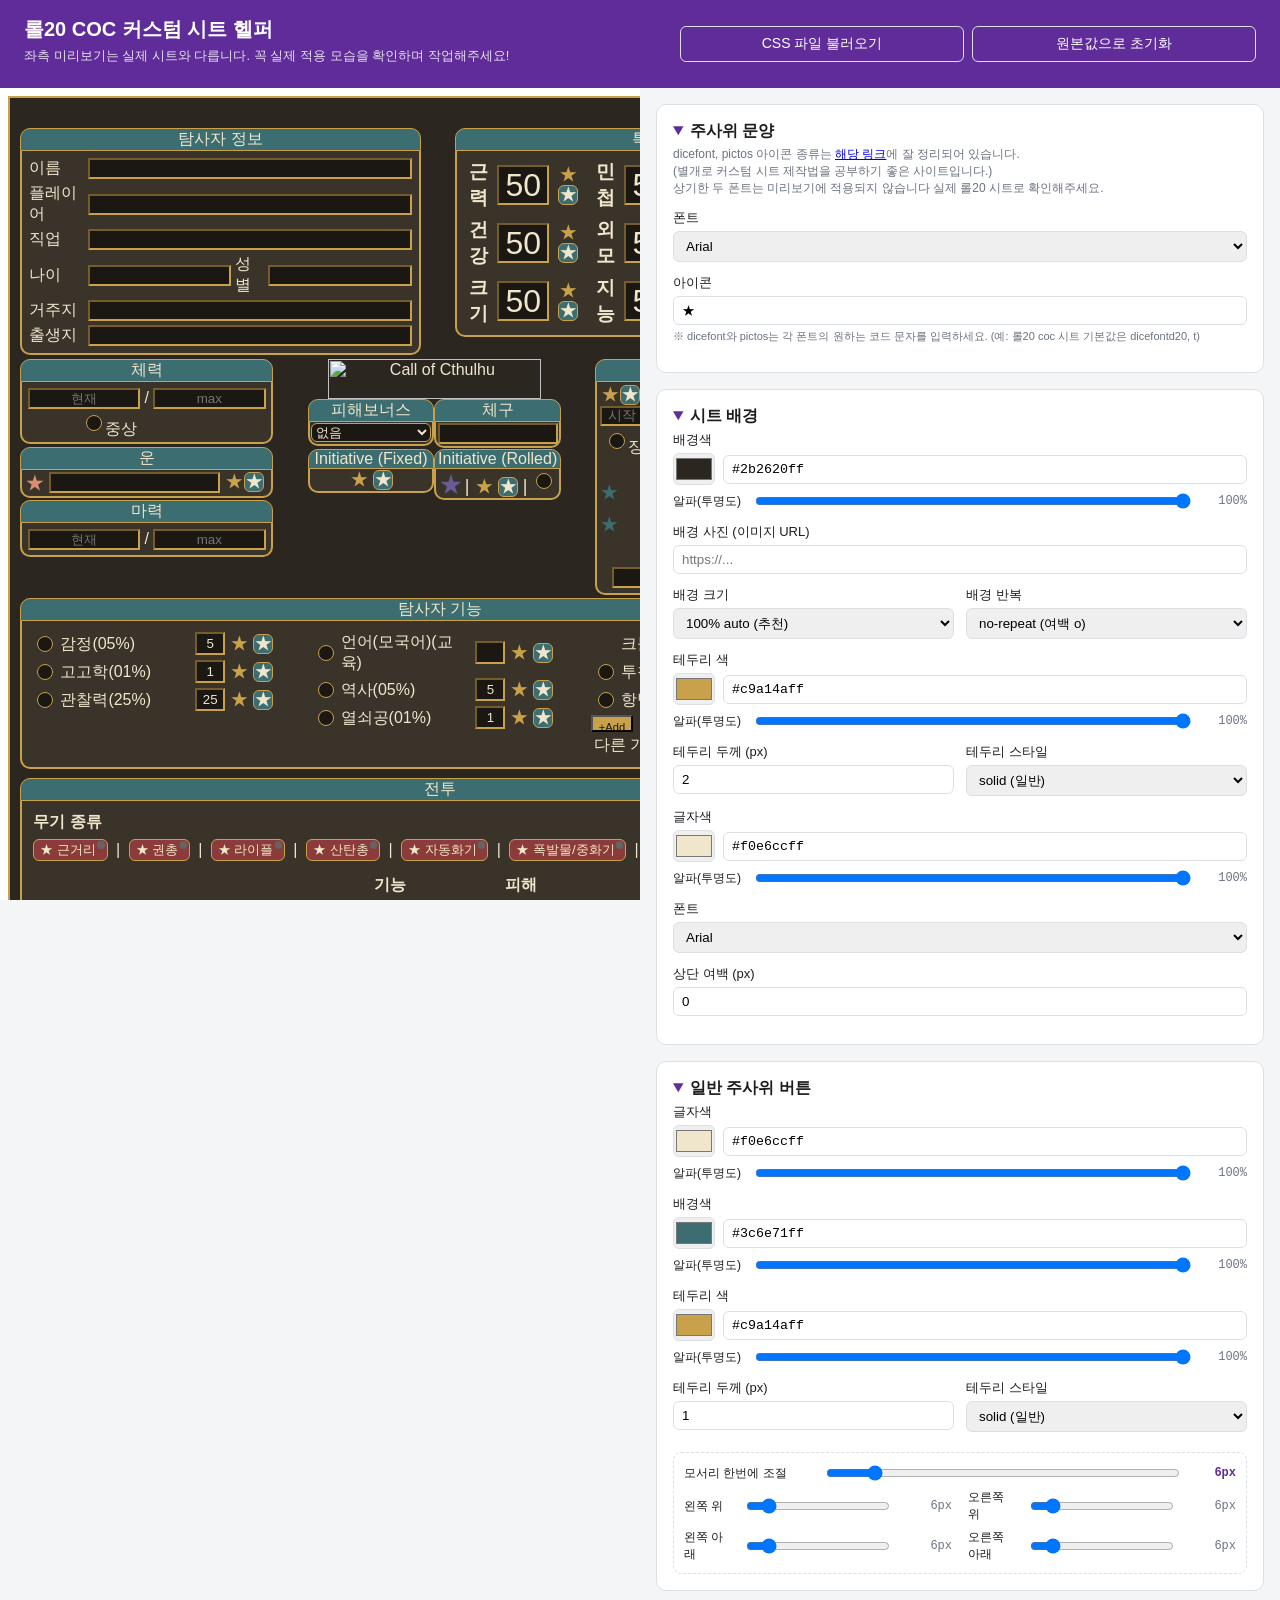
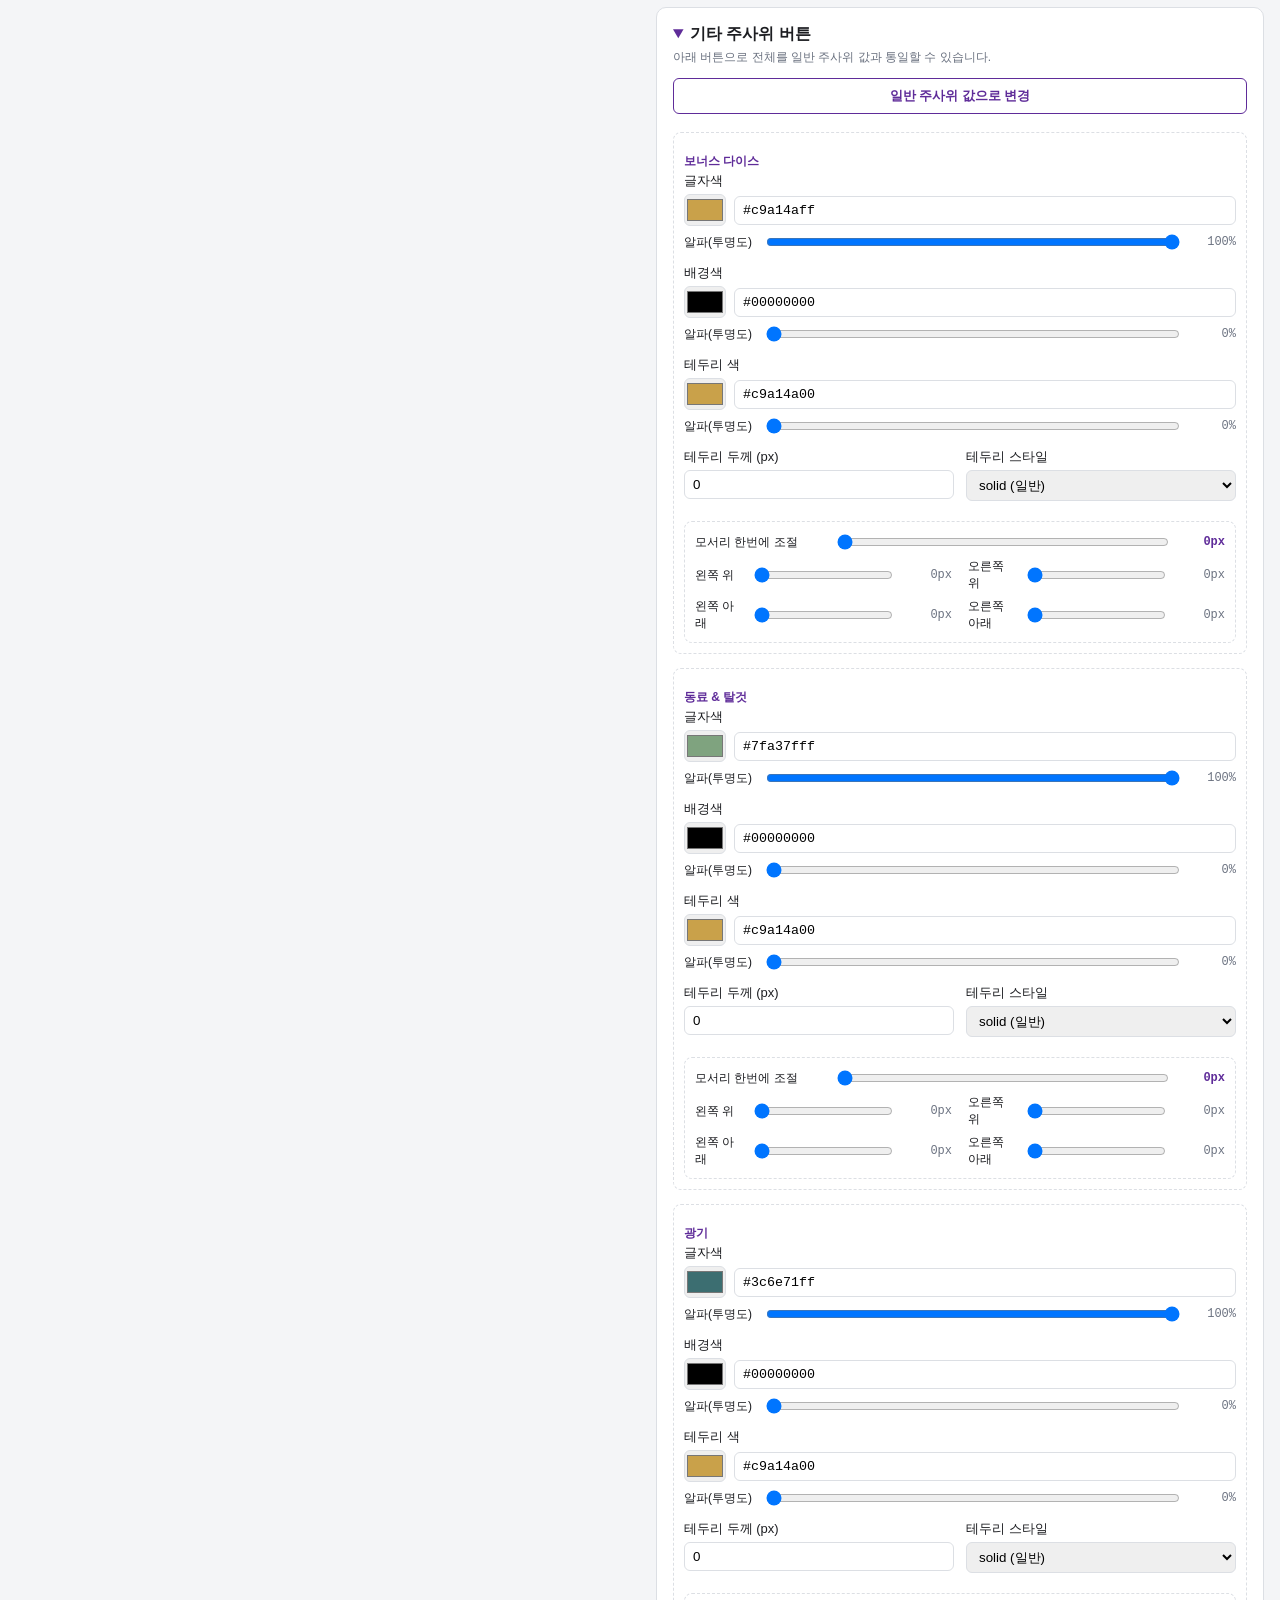
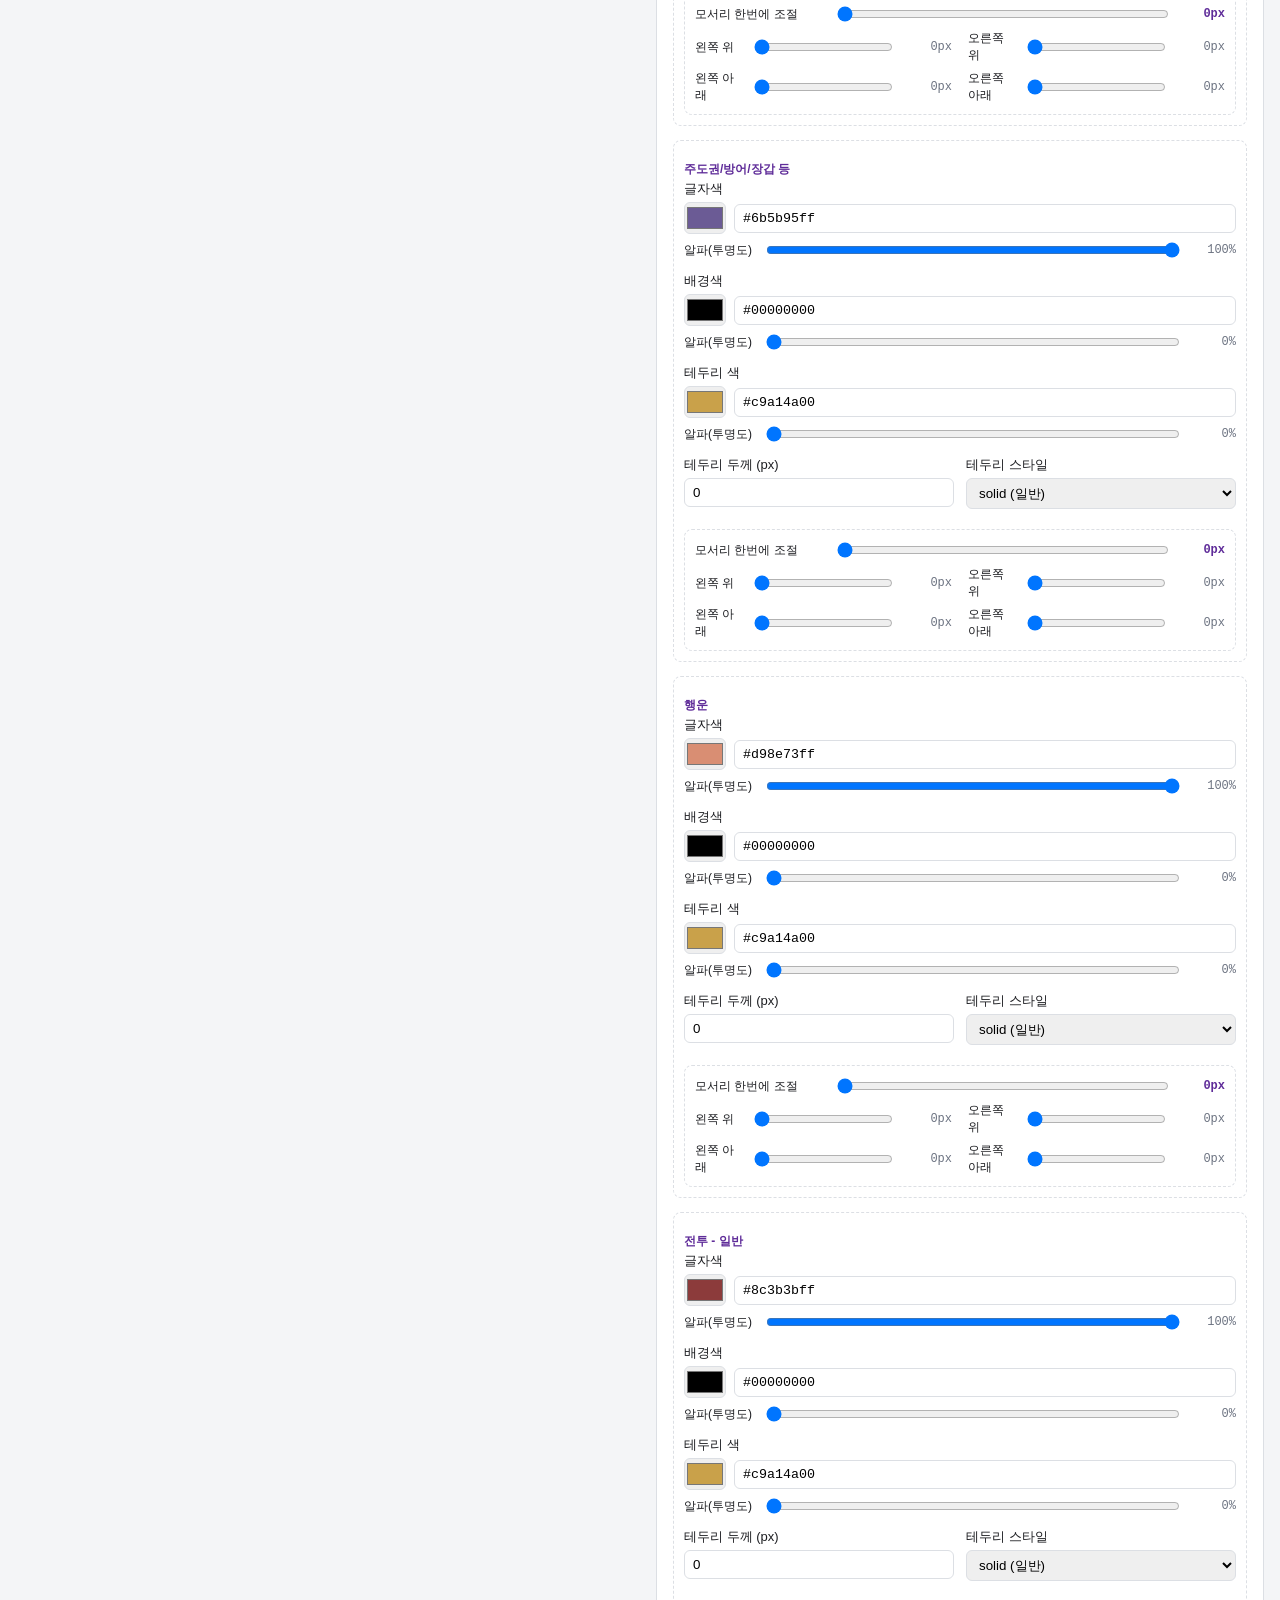
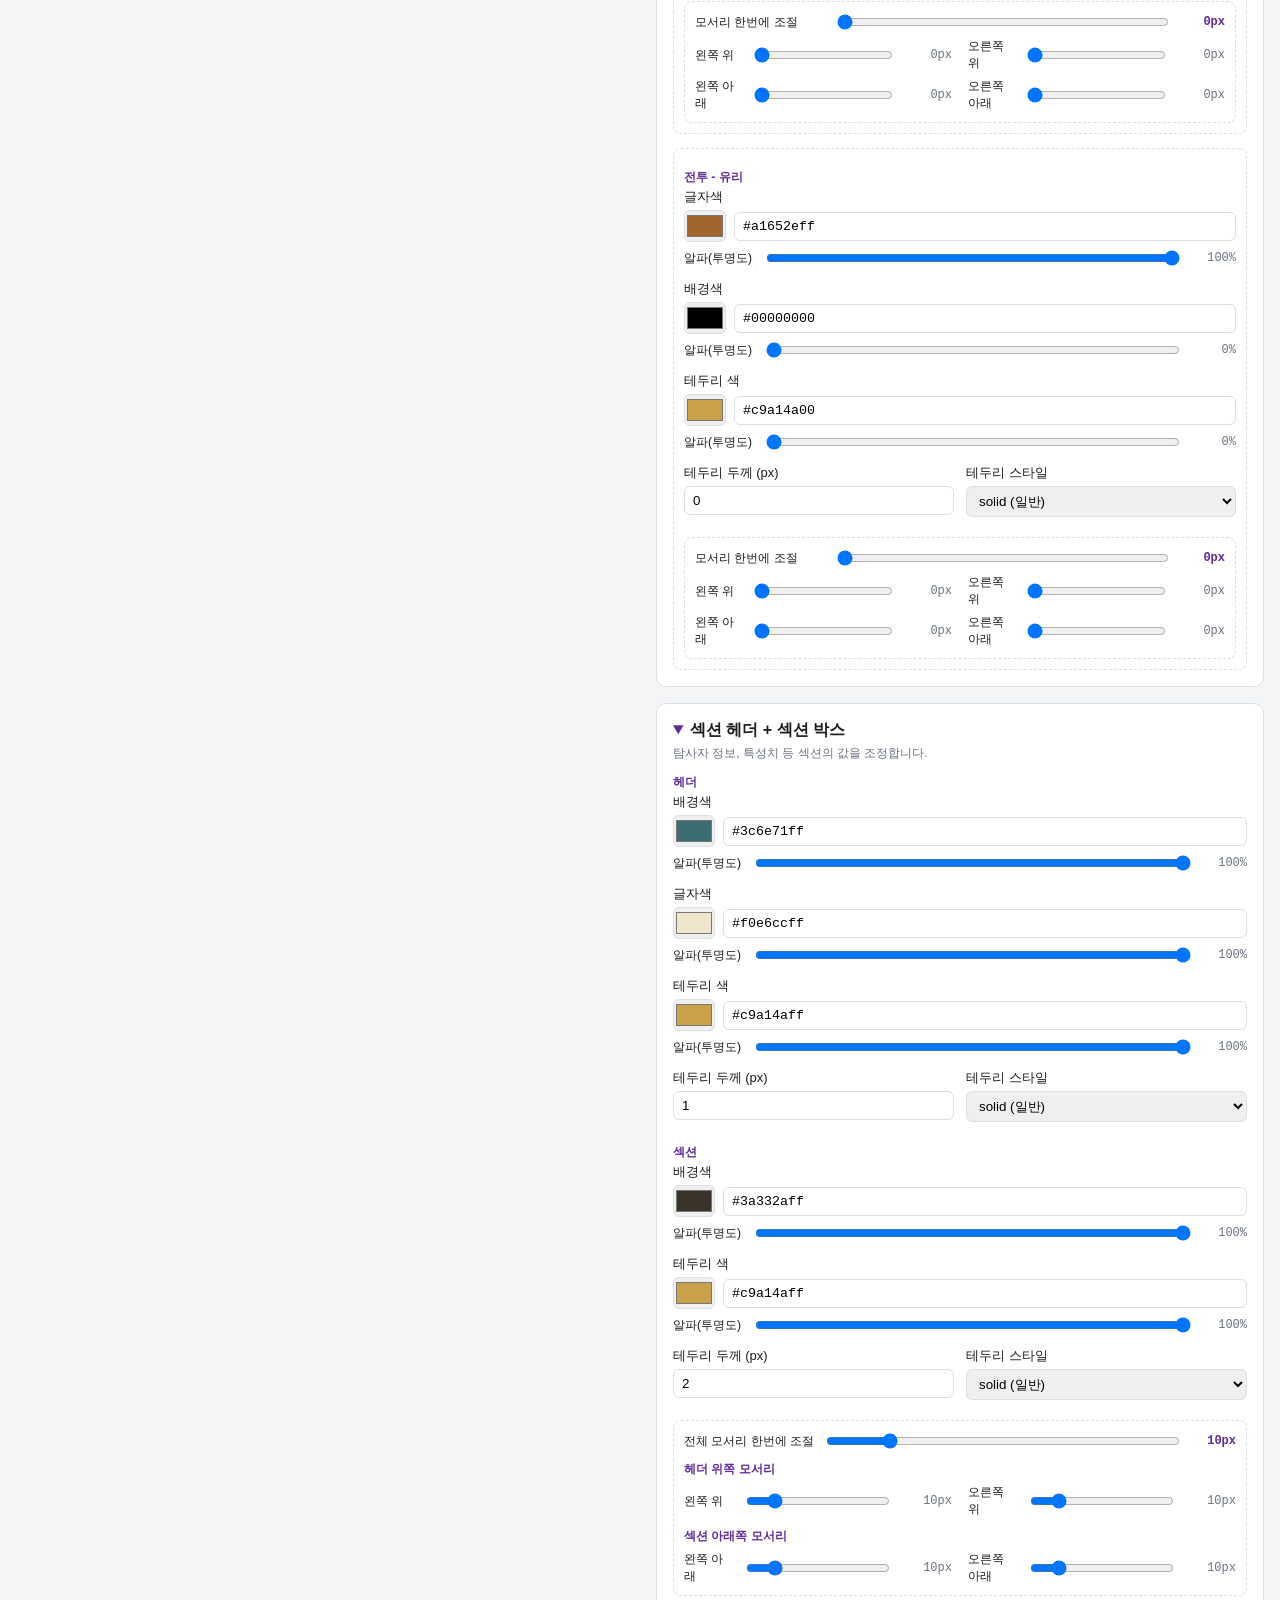
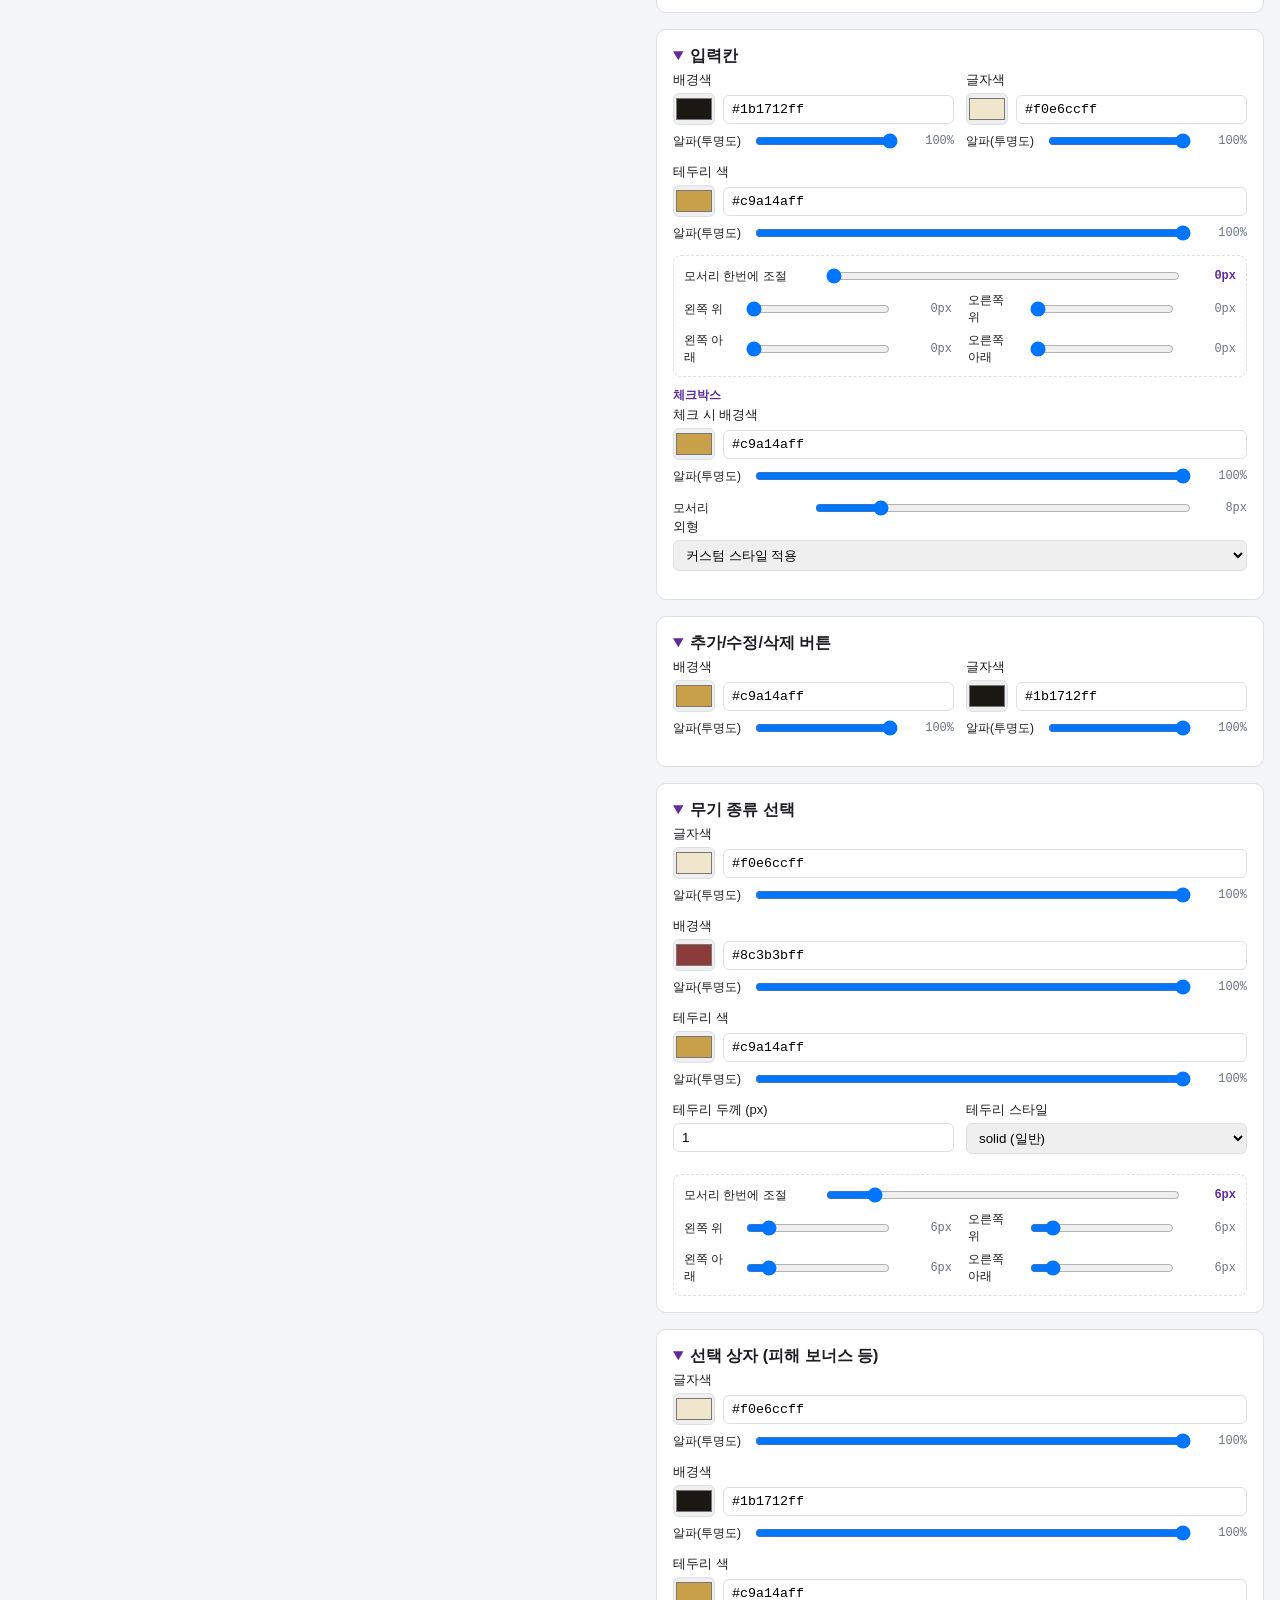
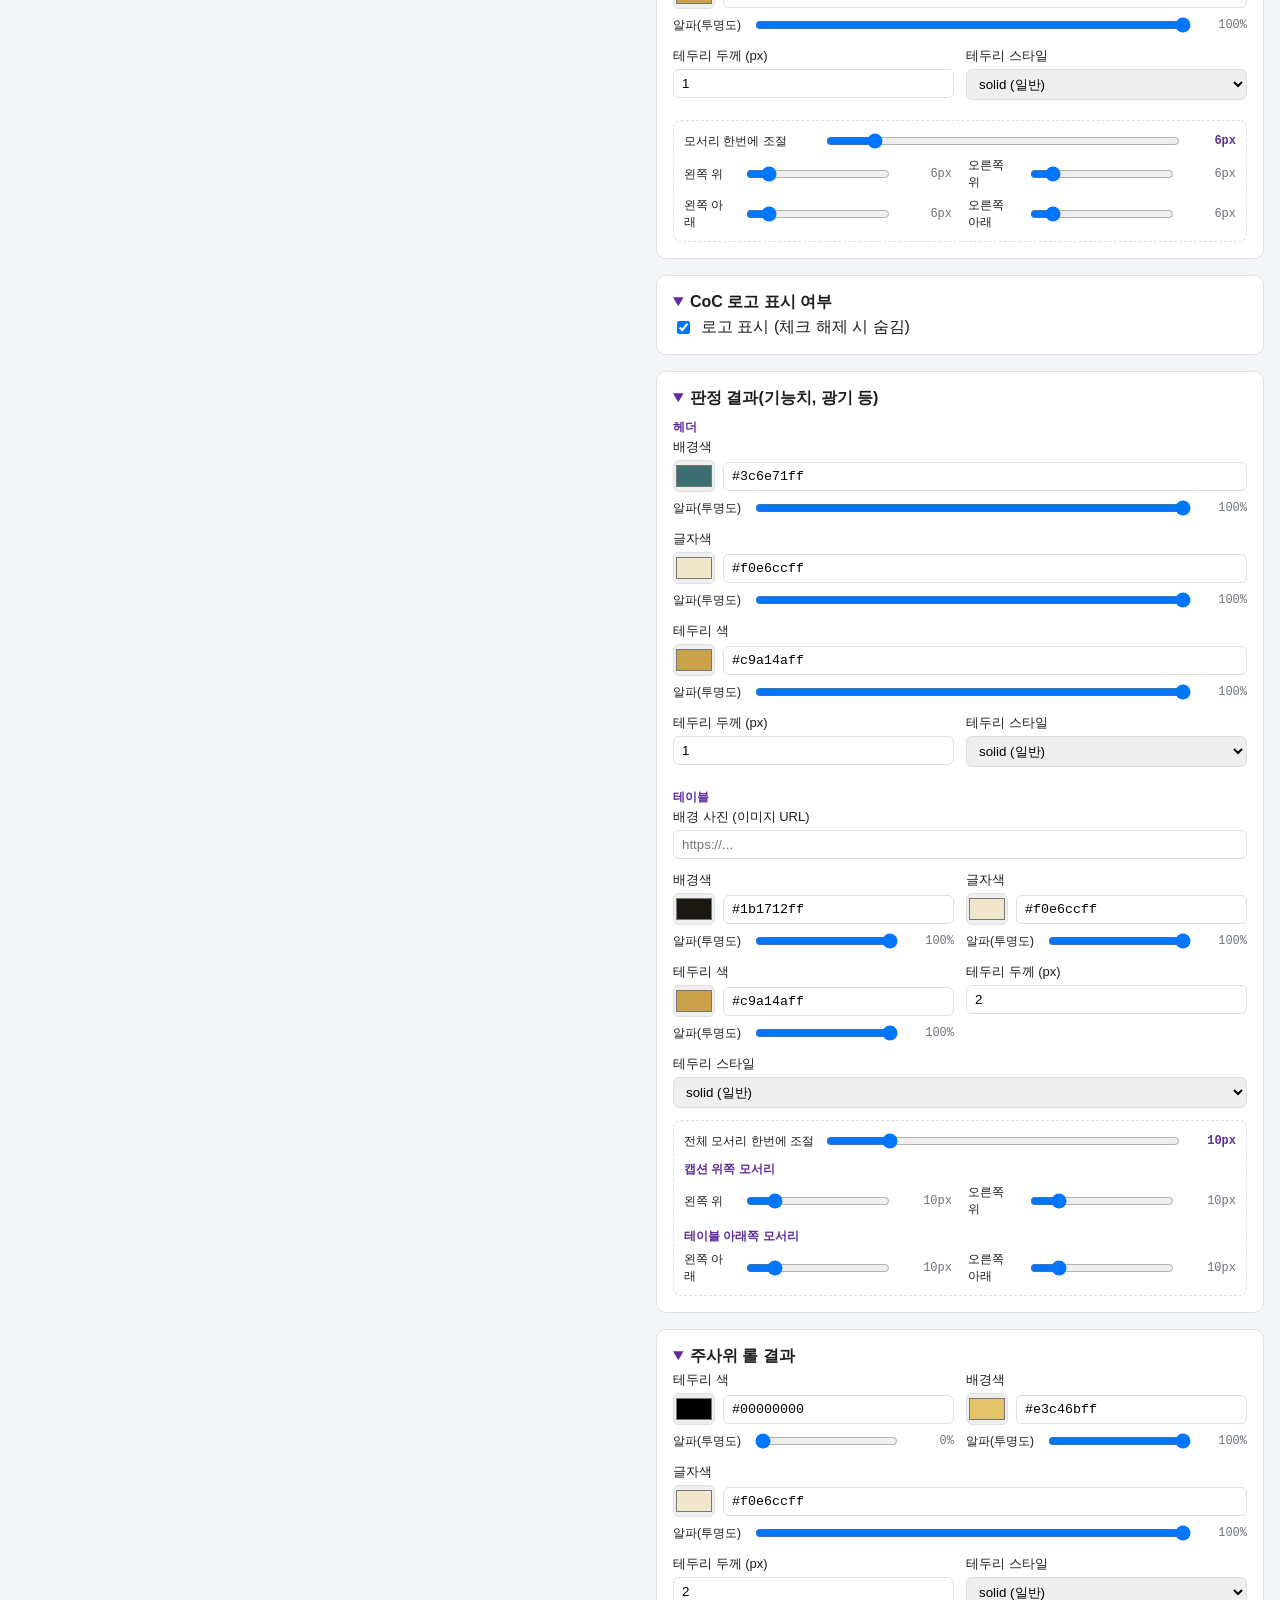
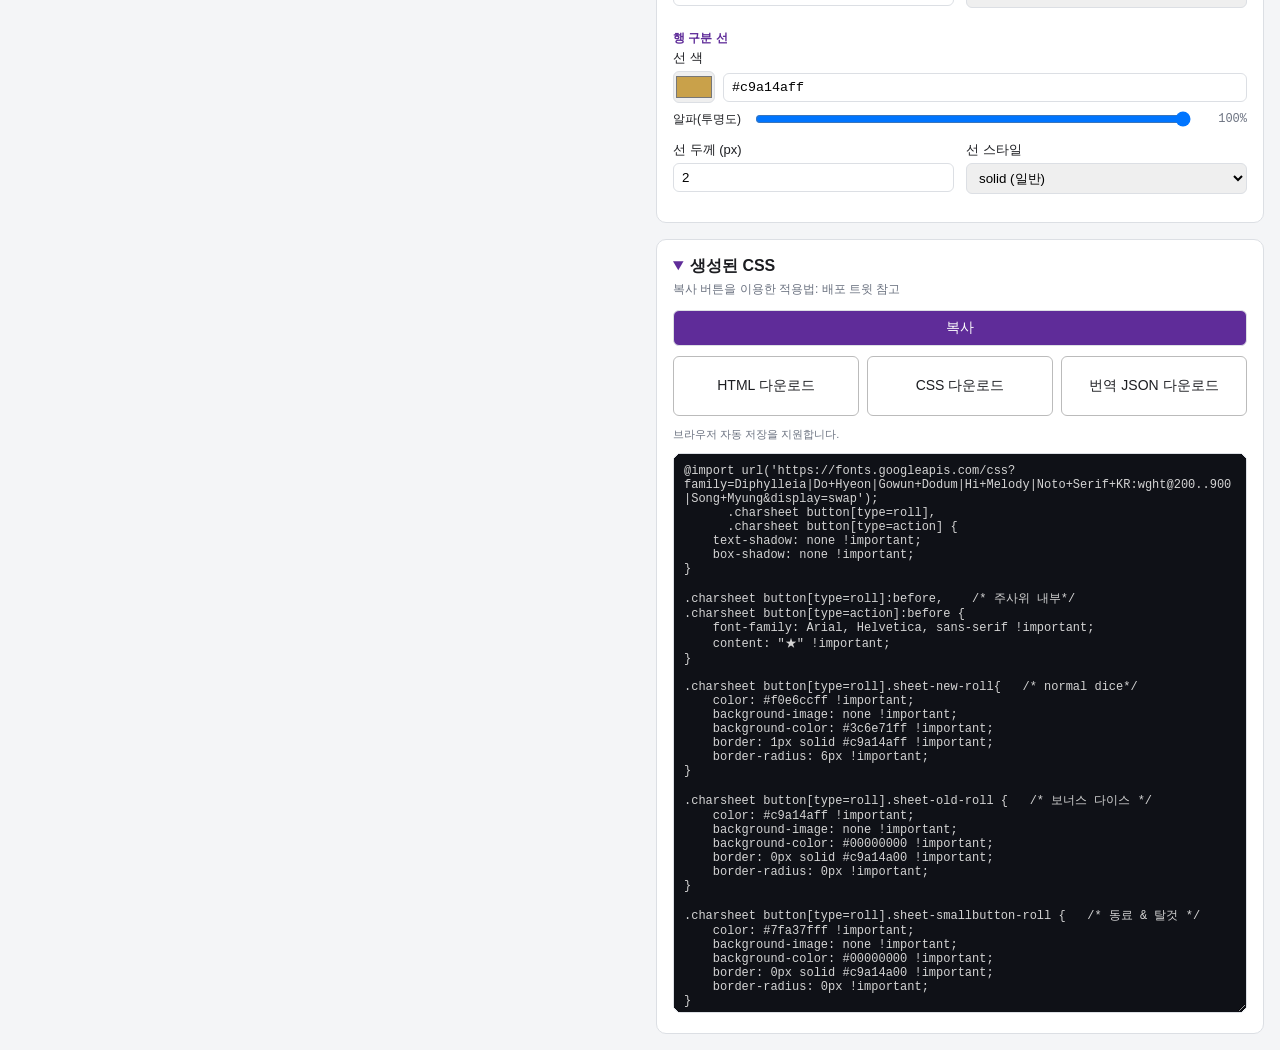
<file: index.html>
<!DOCTYPE html>
<html lang="ko">

<head>
  <meta charset="UTF-8">
  <title>롤20 COC 커스텀 시트 헬퍼</title>
  <link rel="stylesheet" href="designer_style.css">
</head>

<body>
  <header>

    <div class="header-col">
      <div>
        <h1>롤20 COC 커스텀 시트 헬퍼</h1>
        <p>좌측 미리보기는 실제 시트와 다릅니다. 꼭 실제 적용 모습을 확인하며 작업해주세요!</p>
      </div>
      <div class="out-actions">
        <button id="loadBtn" type="button">CSS 파일 불러오기</button>
        <button id="resetBtn" type="button">원본값으로 초기화</button>
      </div>
    </div>

  </header>

  <p id="liveSyncNote">⚠ 미리보기와의 실시간 연동에 실패했습니다. 브라우저가 로컬 파일 간 접근을 차단하고 있을 수 있습니다 (로컬 서버로 열면 해결됩니다).</p>

  <div class="slicer">
    <iframe id="viewerFrame" src="viewer.html"></iframe>
    <div id="app">
      <div class="col-left" id="colLeft"></div>

      <div class="col-right">
        <details class="card" open>
          <summary>생성된 CSS</summary>
          <p class="desc">복사 버튼을 이용한 적용법: 배포 트윗 참고</p>
          <div class="out-actions">
            <button id="copyBtn" type="button">복사</button>
            </div> 
            <div class="out-actions">
            <button id="HTMLdownloadBtn" class="secondary" type="button">HTML 다운로드</button>
            <button id="downloadBtn" class="secondary" type="button">CSS 다운로드</button>
            <button id="JSONdownloadBtn" class="secondary" type="button">번역 JSON 다운로드</button>
          </div>
          <input type="file" id="loadFileInput" accept=".css,text/css" hidden>
          <p class="note" id="loadStatusNote"></p>
          <p class="note">브라우저 자동 저장을 지원합니다.</p>
          <textarea id="cssOutput" readonly spellcheck="false"></textarea>
        </details>
      </div>
    </div>



    <script>
      // 모든 색상 값은 #RRGGBBAA(8자리 HEX) 형식으로 저장하며, 끝 2자리가 알파(투명도)입니다.
      function mkButtonStyle(fontColor) {
        return {
          fontColor,
          bgColor: '#00000000',
          borderColor: '#c9a14a00',
          borderWidth: 0,
          borderStyle: 'solid',
          radius: { tl: 0, tr: 0, br: 0, bl: 0 },
        };
      }

      const DEFAULT_STATE = {
        beforeFont: 'Arial, Helvetica, sans-serif',
        beforeContent: '★',
        charsheet: {
          bgColor: '#2b2620ff',
          bgImage: '',
          bgSize: '100% auto',
          bgRepeat: 'no-repeat',
          borderColor: '#c9a14aff',
          borderWidth: 2,
          borderStyle: 'solid',
          fontColor: '#f0e6ccff',
          fontFamily: 'Arial',
          cdivPaddingTop: 0,
        },
        normalRoll: {
          fontColor: '#f0e6ccff',
          bgColor: '#3c6e71ff',
          borderColor: '#c9a14aff',
          borderWidth: 1,
          borderStyle: 'solid',
          radius: { tl: 6, tr: 6, br: 6, bl: 6 },
        },
        simpleButtons: {
          oldRoll: mkButtonStyle('#c9a14aff'),
          smallButtonRoll: mkButtonStyle('#7fa37fff'),
          diceRoll: mkButtonStyle('#3c6e71ff'),
          smallNonSkillButtonRoll: mkButtonStyle('#6b5b95ff'),
          diceRollAction: mkButtonStyle('#d98e73ff'),
          nadvAction: mkButtonStyle('#8c3b3bff'),
          advAction: mkButtonStyle('#a1652eff'),
        },
        sectionHead: {
          bgColor: '#3c6e71ff',
          fontColor: '#f0e6ccff',
          borderColor: '#c9a14aff',
          borderWidth: 1,
          borderStyle: 'solid',
          radiusTL: 10,
          radiusTR: 10,
        },
        section: {
          bgColor: '#3a332aff',
          borderColor: '#c9a14aff',
          borderWidth: 2,
          borderStyle: 'solid',
          radiusBL: 10,
          radiusBR: 10,
        },
        input: {
          bgColor: '#1b1712ff',
          fontColor: '#f0e6ccff',
          borderColor: '#c9a14aff',
          radius: { tl: 0, tr: 0, br: 0, bl: 0 },
        },
        checkbox: {
          bgColor: '#c9a14aff',
          radius: 8,
          appearance: 'none',
        },
        repcontrol: {
          bgColor: '#c9a14aff',
          fontColor: '#1b1712ff',
        },
        weaponAction: {
          fontColor: '#f0e6ccff',
          bgColor: '#8c3b3bff',
          borderColor: '#c9a14aff',
          borderWidth: 1,
          borderStyle: 'solid',
          radius: { tl: 6, tr: 6, br: 6, bl: 6 },
        },
        selectBox: {
          fontColor: '#f0e6ccff',
          bgColor: '#1b1712ff',
          borderColor: '#c9a14aff',
          borderWidth: 1,
          borderStyle: 'solid',
          radius: { tl: 6, tr: 6, br: 6, bl: 6 },
        },
        logo: {
          visible: true,
        },
        rollCaption: {
          bgColor: '#3c6e71ff',
          fontColor: '#f0e6ccff',
          borderColor: '#c9a14aff',
          borderWidth: 1,
          borderStyle: 'solid',
          radiusTL: 10,
          radiusTR: 10,
        },
        rollTable: {
          bgImage: '',
          bgColor: '#1b1712ff',
          fontColor: '#f0e6ccff',
          borderColor: '#c9a14aff',
          borderWidth: 2,
          borderStyle: 'solid',
          radiusBL: 10,
          radiusBR: 10,
        },
        rollRow: {
          borderColor: '#c9a14aff',
          borderWidth: 2,
          borderStyle: 'solid',
        },
        rollInline: {
          borderColor: '#00000000',
          bgColor: '#e3c46bff',
          fontColor: '#f0e6ccff',
          borderWidth: 2,
          borderStyle: 'solid',
        },
      };

      let state = JSON.parse(JSON.stringify(DEFAULT_STATE));

      // 브라우저에 마지막 작업 상태를 저장해서 재방문 시 이어서 작업할 수 있게 한다.
      // (state의 스키마가 나중에 바뀌어도 base에 없는 낯선 키는 무시하고,
      //  base에 있는데 저장값에 없는 새 키는 기본값을 그대로 유지한다)
      const STORAGE_KEY = 'manipulableSheetState_v1';
      function deepMergeInto(base, saved) {
        if (!saved || typeof saved !== 'object') return;
        Object.keys(base).forEach(k => {
          if (!(k in saved)) return;
          const bv = base[k], sv = saved[k];
          if (bv && typeof bv === 'object' && !Array.isArray(bv)) {
            deepMergeInto(bv, sv);
          } else if (typeof sv === typeof bv) {
            base[k] = sv;
          }
        });
      }
      function saveStateToStorage() {
        try {
          localStorage.setItem(STORAGE_KEY, JSON.stringify(state));
        } catch (e) {
          // 저장 공간을 쓸 수 없는 환경(시크릿 모드 등)이면 조용히 무시한다
        }
      }
      try {
        const savedRaw = localStorage.getItem(STORAGE_KEY);
        if (savedRaw) deepMergeInto(state, JSON.parse(savedRaw));
      } catch (e) {
        // 저장된 값이 손상되었으면 기본값으로 진행한다
      }

      const SIMPLE_BUTTONS = [
        { key: 'oldRoll', label: '보너스 다이스', selector: '.charsheet button[type=roll].sheet-old-roll' },
        { key: 'smallButtonRoll', label: '동료 & 탈것', selector: '.charsheet button[type=roll].sheet-smallbutton-roll' },
        { key: 'diceRoll', label: '광기', selector: '.charsheet button[type=roll].sheet-dice-roll' },
        { key: 'smallNonSkillButtonRoll', label: '주도권/방어/장갑 등', selector: '.charsheet button[type=roll].sheet-smallnonskillbutton-roll' },
        { key: 'diceRollAction', label: '행운', selector: '.charsheet button[type=action].sheet-dice-roll-action' },
        { key: 'nadvAction', label: '전투 - 일반', selector: '.charsheet button[type=action].sheet-nadv-action' },
        { key: 'advAction', label: '전투 - 유리', selector: '.charsheet button[type=action].sheet-adv-action' },
      ];

      const ROLLTEMPLATE_CLASSES = [
        '.sheet-rolltemplate-coc',
        '.sheet-rolltemplate-coc--body-hit-loc',
        '.sheet-rolltemplate-coc-1',
        '.sheet-rolltemplate-coc-attack',
        '.sheet-rolltemplate-coc-attack-1',
        '.sheet-rolltemplate-coc-body-hit-loc',
        '.sheet-rolltemplate-coc-bomadness-da-rt',
        '.sheet-rolltemplate-coc-bomadness-da-summ',
        '.sheet-rolltemplate-coc-bomadness-rt',
        '.sheet-rolltemplate-coc-bomadness-summ',
        '.sheet-rolltemplate-coc-defence',
        '.sheet-rolltemplate-coc-defence-1',
        '.sheet-rolltemplate-coc-defence-2',
        '.sheet-rolltemplate-coc-dice-roll',
        '.sheet-rolltemplate-coc-init-reroll',
        '.sheet-rolltemplate-coc-init-stc',
        '.sheet-rolltemplate-coc-minionattack',
        '.sheet-rolltemplate-coc-miniondef',
        '.sheet-rolltemplate-coc-mixed-bomadness-rt',
        '.sheet-rolltemplate-coc-mixed-bomadness-summ',
        '.sheet-rolltemplate-coc-one-row-center',
        '.sheet-rolltemplate-coc-pulp-bomadness-rt',
        '.sheet-rolltemplate-coc-pulp-bomadness-summ',
        '.sheet-rolltemplate-coc-vehicleattack',
        '.sheet-rolltemplate-type-coc-attack',
        '.sheet-rolltemplate-type-coc-attack-1',
      ];
      function selList(suffix) {
        return ROLLTEMPLATE_CLASSES.map(c => c + suffix).join(',\n');
      }

      function getPath(obj, path) {
        return path.split('.').reduce((o, k) => (o == null ? o : o[k]), obj);
      }
      function setPath(obj, path, value) {
        const keys = path.split('.');
        let o = obj;
        for (let i = 0; i < keys.length - 1; i++) o = o[keys[i]];
        o[keys[keys.length - 1]] = value;
      }

      function splitHex(hex) {
        const h = String(hex || '#000000ff');
        if (/^#[0-9a-fA-F]{8}$/.test(h)) return { rgb: h.slice(0, 7), alphaHex: h.slice(7, 9).toLowerCase() };
        if (/^#[0-9a-fA-F]{6}$/.test(h)) return { rgb: h, alphaHex: 'ff' };
        return { rgb: '#000000', alphaHex: 'ff' };
      }
      function alphaHexToPercent(a) {
        return Math.round(parseInt(a, 16) / 255 * 100);
      }
      function alphaPercentToHex(p) {
        return Math.round(Math.min(100, Math.max(0, p)) / 100 * 255).toString(16).padStart(2, '0');
      }

      function radiusCSS(r) {
        const { tl, tr, br, bl } = r;
        if (tl === tr && tr === br && br === bl) {
          return `border-radius: ${tl}px !important;`;
        }
        return [
          `border-top-left-radius: ${tl}px !important;`,
          `border-top-right-radius: ${tr}px !important;`,
          `border-bottom-right-radius: ${br}px !important;`,
          `border-bottom-left-radius: ${bl}px !important;`,
        ].join('\n    ');
      }
      function headRadiusCSS(h) {
        return [
          `border-top-left-radius: ${h.radiusTL}px !important;`,
          `border-top-right-radius: ${h.radiusTR}px !important;`,
          `border-bottom-right-radius: 0px !important;`,
          `border-bottom-left-radius: 0px !important;`,
        ].join('\n    ');
      }
      function sectionRadiusCSS(s) {
        return [
          `border-top-left-radius: 0px !important;`,
          `border-top-right-radius: 0px !important;`,
          `border-bottom-right-radius: ${s.radiusBR}px !important;`,
          `border-bottom-left-radius: ${s.radiusBL}px !important;`,
        ].join('\n    ');
      }

      function escapeCSSContent(str) {
        return String(str).replace(/\\/g, '\\\\').replace(/"/g, '\\"');
      }

      function borderLine(x, prop = 'border') {
        return `${prop}: ${x.borderWidth}px ${x.borderStyle} ${x.borderColor} !important;`;
      }

      function generateCSS() {
        const s = state;
        const head = s.sectionHead;
        const sec = s.section;
        const parts = [];

        parts.push(`@import url('https://fonts.googleapis.com/css?family=Diphylleia|Do+Hyeon|Gowun+Dodum|Hi+Melody|Noto+Serif+KR:wght@200..900|Song+Myung&display=swap');
      .charsheet button[type=roll],
      .charsheet button[type=action] {
    text-shadow: none !important;
    box-shadow: none !important;
}`);

        parts.push(`.charsheet button[type=roll]:before,    /* 주사위 내부*/
.charsheet button[type=action]:before {
    font-family: ${s.beforeFont} !important;
    content: "${escapeCSSContent(s.beforeContent)}" !important;
}`);

        parts.push(`.charsheet button[type=roll].sheet-new-roll{   /* normal dice*/
    color: ${s.normalRoll.fontColor} !important;
    background-image: none !important;
    background-color: ${s.normalRoll.bgColor} !important;
    ${borderLine(s.normalRoll)}
    ${radiusCSS(s.normalRoll.radius)}
}`);

        SIMPLE_BUTTONS.forEach(b => {
          const st = s.simpleButtons[b.key];
          parts.push(`${b.selector} {   /* ${b.label} */
    color: ${st.fontColor} !important;
    background-image: none !important;
    background-color: ${st.bgColor} !important;
    ${borderLine(st)}
    ${radiusCSS(st.radius)}
}`);
        });

        parts.push(`.charsheet {    /* 시트 배경 */
    background-image: url(${s.charsheet.bgImage}) !important;
    background-size: ${s.charsheet.bgSize} !important;
    background-repeat: ${s.charsheet.bgRepeat} !important;
    background-color: ${s.charsheet.bgColor} !important;
    ${borderLine(s.charsheet)}
    color:${s.charsheet.fontColor} !important;
    font-family: ${s.charsheet.fontFamily} !important;
}`);

        parts.push(`.sheet-cdiv {    /* 캐릭터 시트 컨테이너 상단 여백 */
    padding-top: ${s.charsheet.cdivPaddingTop}px !important;
}`);

        parts.push(`h4.sheet-section-head {    /* 각 칸 헤더 */
    background-image: none !important;
    background-color: ${head.bgColor} !important;
    color: ${head.fontColor} !important;
    ${borderLine(head)}
    ${headRadiusCSS(head)}
}`);

        parts.push(`div.sheet-section {    /* 각 칸 내용 */
      
    background-color: ${sec.bgColor} !important;
    ${borderLine(sec)}
    border-top: 0px !important;
    ${sectionRadiusCSS(sec)}
}`);

        parts.push(`.charsheet input,
      .charsheet textarea{    /* 수치 입력 */
    background-color: ${s.input.bgColor} !important;
    color: ${s.input.fontColor} !important;
    border-color: ${s.input.borderColor} !important;
    font-family: ${s.charsheet.fontFamily} !important;
    ${radiusCSS(s.input.radius)}
}`);

        parts.push(`.charsheet input[type="checkbox"]{    /* 체크박스 */
    width: 1rem;
    height: 1rem !important;
    border-radius: ${s.checkbox.radius}px !important;
    border: 1px solid ${s.input.borderColor} !important;
    appearance: ${s.checkbox.appearance} !important;
    cursor: pointer !important;
}
.charsheet input[type="checkbox"]:checked {
    background-color: ${s.checkbox.bgColor} !important;
    accent-color: ${s.checkbox.bgColor} !important;
}`);

        parts.push(`.charsheet .repcontrol_add, 
.charsheet .repcontrol_edit,
.charsheet .repcontrol_del {  /*추가 수정 삭제 버튼*/
    background: ${s.repcontrol.bgColor} !important;
    color: ${s.repcontrol.fontColor} !important;
    font-family: ${s.charsheet.fontFamily} !important;
}`);

        parts.push(`.charsheet button[type=action].sheet-type-weapons {    /* 무기 종류 선택 */
    font-family: ${s.charsheet.fontFamily} !important;
    color: ${s.weaponAction.fontColor} !important;
    background-image: none !important;
    background-color: ${s.weaponAction.bgColor} !important;
    ${borderLine(s.weaponAction)}
    ${radiusCSS(s.weaponAction.radius)}
}`);

        parts.push(`.charsheet select {    /* 선택 상자 */
    color: ${s.selectBox.fontColor} !important;
    background-color: ${s.selectBox.bgColor} !important;
    ${borderLine(s.selectBox)}
    ${radiusCSS(s.selectBox.radius)}
}`);

        parts.push(`.sheet-showpulp,
.sheet-logosection {
    visibility: ${s.logo.visible ? 'block' : 'hidden'} !important;  /*coc로고삭제 여부(hidden/block)*/
}`);

        parts.push(`${selList(' table')}{    /* 판정 결과 */
    background-image: url(${s.rollTable.bgImage}) !important;
    background-repeat: no-repeat !important;
    background-position: bottom center !important;
    background-size: 100% !important;
    font-family: ${s.charsheet.fontFamily} !important;
    color: ${s.rollTable.fontColor} !important;
    background-color: ${s.rollTable.bgColor} !important;
    border-color: ${s.rollTable.borderColor} !important;
    border-width: ${s.rollTable.borderWidth}px !important;
    border-style: ${s.rollTable.borderStyle} !important;
    border-collapse: separate !important;
    overflow: clip !important;
    overflow-clip-margin: border-box !important;
    border-top: 0px !important;
    ${sectionRadiusCSS(s.rollTable)}
}`);

        parts.push(`${selList(' caption')} {    /* 판정 헤더 */
  background-color: none !important;
  background: ${s.rollCaption.bgColor} !important;
  color: ${s.rollCaption.fontColor} !important;
  ${borderLine(s.rollCaption)}
  ${headRadiusCSS(s.rollCaption)}
}`);

        parts.push(`${selList(' td')}{    /* 판정 내용1 */
    ${borderLine(s.rollRow, 'border-bottom')}
    background: none !important;
}`);

        parts.push(`${selList(' tr')}{    /* 판정 내용2 */
    background: none !important;
}`);

        parts.push(`${selList(' .inlinerollresult')} {    /* 주사위 값 */
    ${borderLine(s.rollInline)}
    background: ${s.rollInline.bgColor} !important;
    color: ${s.rollInline.fontColor} !important;
}`);
        return parts.join('\n\n');
      }

      // ---- 좌측 패널 필드 렌더 헬퍼 ----
      // 카드 대부분이 "색상/텍스트/숫자/셀렉트 필드 + 테두리 row2 + 모서리 반경 블록"의
      // 조합이라, 이 조합을 만드는 함수들을 한 번만 정의하고 카드 스키마(CARDS)에서 재사용한다.

      function colorFieldHTML(path, label) {
        const val = getPath(state, path);
        return `<div class="field">
    <label>${label}</label>
    <div class="color-row">
      <input type="color" data-path="${path}" value="${splitHex(val).rgb}">
      <input type="text" data-path="${path}" data-hex="true" maxlength="9" spellcheck="false" value="${val}">
    </div>
  </div>`;
      }

      function textFieldHTML(path, label, opts = {}) {
        const val = getPath(state, path);
        const attrs = [
          opts.maxlength != null ? `maxlength="${opts.maxlength}"` : '',
          opts.placeholder ? `placeholder="${opts.placeholder}"` : '',
        ].filter(Boolean).join(' ');
        const thumb = opts.thumbId ? `<img class="thumb" id="${opts.thumbId}" alt="배경 미리보기">` : '';
        const note = opts.note ? `<p class="note">${opts.note}</p>` : '';
        return `<div class="field">
    <label>${label}</label>
    <input type="text" ${attrs} data-path="${path}" value="${val}">
    ${thumb}
    ${note}
  </div>`;
      }

      function numberFieldHTML(path, label, opts = {}) {
        const val = getPath(state, path);
        const attrs = [
          opts.min != null ? `min="${opts.min}"` : '',
          opts.max != null ? `max="${opts.max}"` : '',
          opts.step != null ? `step="${opts.step}"` : '',
        ].filter(Boolean).join(' ');
        return `<div class="field">
    <label>${label}</label>
    <input type="number" ${attrs} data-path="${path}" value="${val}">
  </div>`;
      }

      function selectFieldHTML(path, label, options) {
        const opts = options.map(o => `<option value="${o.value}">${o.label}</option>`).join('');
        return `<div class="field">
    <label>${label}</label>
    <select data-path="${path}">${opts}</select>
  </div>`;
      }

      const BORDER_STYLE_ANNOTATED = [
        ['solid', 'solid (일반)'],
        ['dashed', 'dashed (점선)'],
        ['dotted', 'dotted (간격 좁은 점선)'],
        ['double', 'double (겹선)'],
        ['none', 'none (없음)'],
      ];
      function borderStyleSelectHTML(path, label) {
        const opts = BORDER_STYLE_ANNOTATED.map(([v, l]) => `<option value="${v}">${l}</option>`).join('');
        return `<div class="field"><label>${label}</label><select data-path="${path}">${opts}</select></div>`;
      }

      function checkboxRowHTML(path, label, id) {
        const checked = getPath(state, path) ? 'checked' : '';
        return `<div class="checkbox-row">
    <input type="checkbox" id="${id}" data-path="${path}" ${checked}>
    <label for="${id}">${label}</label>
  </div>`;
      }

      function row2HTML(a, b) {
        return `<div class="row2">${a}${b}</div>`;
      }

      function subgroupHTML(label) {
        return `<div class="subgroup-title">${label}</div>`;
      }

      function rangeFieldHTML(path, label, max) {
        const val = getPath(state, path);
        return `<div class="range-field">
    <label>${label}</label>
    <input type="range" min="0" max="${max}" value="${val}" data-path="${path}">
    <span class="val">${val}px</span>
  </div>`;
      }

      function radiusCornersHTML(max, tl, tr, bl, br) {
        const corners = [
          ['왼쪽 위', tl], ['오른쪽 위', tr], ['왼쪽 아래', bl], ['오른쪽 아래', br],
        ];
        return `<div class="corner-grid">${corners.map(([label, path]) => {
          const v = getPath(state, path);
          return `<div class="range-field"><label>${label}</label><input type="range" min="0" max="${max}" value="${v}" data-path="${path}"><span class="val">${v}px</span></div>`;
        }).join('')}</div>`;
      }

      // 마스터 슬라이더 하나로 4방향 모서리를 한번에 조절하는 블록.
      // radiusBlockHTML()로 만든 블록은 STATIC_MASTER_GROUPS에 자기 자신을 등록해서,
      // wireMasterSliders/syncMasterSliders가 별도 목록을 손으로 유지할 필요가 없게 한다.
      const STATIC_MASTER_GROUPS = [];

      function radiusBlockBodyHTML({ masterId, valId, max, tl, tr, bl, br, masterLabel = '모서리 한번에 조절' }) {
        const v = getPath(state, tl);
        return `<div class="radius-block">
    <div class="range-field master">
      <label>${masterLabel}</label>
      <input type="range" id="${masterId}" min="0" max="${max}" value="${v}">
      <span class="val" id="${valId}">${v}px</span>
    </div>
    ${radiusCornersHTML(max, tl, tr, bl, br)}
  </div>`;
      }

      function radiusBlockHTML(opts) {
        const { masterId, valId, tl, tr, br, bl } = opts;
        STATIC_MASTER_GROUPS.push({ masterId, valId, paths: [tl, tr, br, bl] });
        return radiusBlockBodyHTML(opts);
      }

      // 헤더 위쪽 2모서리 + 섹션 아래쪽 2모서리처럼, 두 객체에 걸친 4모서리를
      // 마스터 슬라이더 하나로 조절하는 블록 (카드 ⑤, ⑨에서 사용)
      function splitRadiusBlockHTML({ masterId, valId, max, topLabel, topTL, topTR, bottomLabel, bottomBL, bottomBR, masterLabel = '전체 모서리 한번에 조절' }) {
        STATIC_MASTER_GROUPS.push({ masterId, valId, paths: [topTL, topTR, bottomBR, bottomBL] });
        const v = getPath(state, topTL);
        return `<div class="radius-block">
    <div class="range-field master">
      <label>${masterLabel}</label>
      <input type="range" id="${masterId}" min="0" max="${max}" value="${v}">
      <span class="val" id="${valId}">${v}px</span>
    </div>
    ${subgroupHTML(topLabel)}
    <div class="corner-grid">
      <div class="range-field"><label>왼쪽 위</label><input type="range" min="0" max="${max}" value="${getPath(state, topTL)}" data-path="${topTL}"><span class="val">${getPath(state, topTL)}px</span></div>
      <div class="range-field"><label>오른쪽 위</label><input type="range" min="0" max="${max}" value="${getPath(state, topTR)}" data-path="${topTR}"><span class="val">${getPath(state, topTR)}px</span></div>
    </div>
    ${subgroupHTML(bottomLabel)}
    <div class="corner-grid">
      <div class="range-field"><label>왼쪽 아래</label><input type="range" min="0" max="${max}" value="${getPath(state, bottomBL)}" data-path="${bottomBL}"><span class="val">${getPath(state, bottomBL)}px</span></div>
      <div class="range-field"><label>오른쪽 아래</label><input type="range" min="0" max="${max}" value="${getPath(state, bottomBR)}" data-path="${bottomBR}"><span class="val">${getPath(state, bottomBR)}px</span></div>
    </div>
  </div>`;
      }

      // ---- 카드 스키마: 좌측 패널 ①~⑪ ----
      const CARDS = [
        {
          title: '주사위 문양',
          desc: 'dicefont, pictos 아이콘 종류는 <a href="https://wiki.roll20.net/CSS_Wizardry#Icon_Fonts">해당 링크</a>에 잘 정리되어 있습니다. <br>(별개로 커스텀 시트 제작법을 공부하기 좋은 사이트입니다.)<br>상기한 두 폰트는 미리보기에 적용되지 않습니다 실제 롤20 시트로 확인해주세요.',
          blocks: [
            selectFieldHTML('beforeFont', '폰트', [
              { value: 'Arial, Helvetica, sans-serif', label: 'Arial' },
              { value: "'Noto Serif KR', serif", label: 'Noto Serif KR' },
              { value: 'dicefontd20', label: 'dicefontd20' },
              { value: 'pictos', label: 'pictos' },
            ]),
            textFieldHTML('beforeContent', '아이콘', { maxlength: 4, note: '※ dicefont와 pictos는 각 폰트의 원하는 코드 문자를 입력하세요. (예: 롤20 coc 시트 기본값은 dicefontd20, t)' }),
          ],
        },
        {
          title: '시트 배경',
          blocks: [
            colorFieldHTML('charsheet.bgColor', '배경색'),
            textFieldHTML('charsheet.bgImage', '배경 사진 (이미지 URL)', { placeholder: 'https://...', thumbId: 'charsheetThumb' }),
            row2HTML(
              selectFieldHTML('charsheet.bgSize', '배경 크기', [
                { value: '100% auto', label: '100% auto (추천)' },
                { value: 'cover', label: 'cover' },
                { value: 'contain', label: 'contain' },
                { value: 'auto', label: 'auto' },
              ]),
              selectFieldHTML('charsheet.bgRepeat', '배경 반복', [
                { value: 'no-repeat', label: 'no-repeat (여백 o)' },
                { value: 'repeat', label: 'repeat' },
                { value: 'repeat-x', label: 'repeat-x' },
                { value: 'repeat-y', label: 'repeat-y' },
              ])
            ),
            colorFieldHTML('charsheet.borderColor', '테두리 색'),
            row2HTML(
              numberFieldHTML('charsheet.borderWidth', '테두리 두께 (px)', { min: 0, max: 10 }),
              borderStyleSelectHTML('charsheet.borderStyle', '테두리 스타일')
            ),
            colorFieldHTML('charsheet.fontColor', '글자색'),
            selectFieldHTML('charsheet.fontFamily', '폰트', [
              { value: 'Arial', label: 'Arial' },
              { value: "'Do Hyeon', sans-serif", label: '배달의 민족 도현체' },
              { value: "'Song Myung', serif", label: 'Song Myung' },
              { value: "'Noto Serif KR', serif", label: 'Noto Serif Korean' },
              { value: "'Gowun Dodum', sans-serif", label: '고운 돋움' },
              { value: "'Hi Melody', sans-serif", label: 'Hi Melody' },
              { value: "'Diphylleia', cursive", label: 'Diphylleia' },
            ]),
            numberFieldHTML('charsheet.cdivPaddingTop', '상단 여백 (px)', { step: 10 }),
          ],
        },
        {
          title: '일반 주사위 버튼',
          blocks: [
            colorFieldHTML('normalRoll.fontColor', '글자색'),
            colorFieldHTML('normalRoll.bgColor', '배경색'),
            colorFieldHTML('normalRoll.borderColor', '테두리 색'),
            row2HTML(
              numberFieldHTML('normalRoll.borderWidth', '테두리 두께 (px)', { min: 0, max: 10 }),
              borderStyleSelectHTML('normalRoll.borderStyle', '테두리 스타일')
            ),
            radiusBlockHTML({ masterId: 'normalRollRadiusMaster', valId: 'normalRollRadiusMasterVal', max: 50, tl: 'normalRoll.radius.tl', tr: 'normalRoll.radius.tr', bl: 'normalRoll.radius.bl', br: 'normalRoll.radius.br' }),
          ],
        },
        {
          title: '기타 주사위 버튼',
          desc: '아래 버튼으로 전체를 일반 주사위 값과 통일할 수 있습니다.',
          blocks: [
            '<div class="simple-buttons-grid" id="simpleButtonsContainer"></div>',
          ],
        },
        {
          title: '섹션 헤더 + 섹션 박스',
          desc: '탐사자 정보, 특성치 등 섹션의 값을 조정합니다.',
          blocks: [
            subgroupHTML('헤더'),
            colorFieldHTML('sectionHead.bgColor', '배경색'),
            colorFieldHTML('sectionHead.fontColor', '글자색'),
            colorFieldHTML('sectionHead.borderColor', '테두리 색'),
            row2HTML(
              numberFieldHTML('sectionHead.borderWidth', '테두리 두께 (px)', { min: 0, max: 10 }),
              borderStyleSelectHTML('sectionHead.borderStyle', '테두리 스타일')
            ),
            subgroupHTML('섹션'),
            colorFieldHTML('section.bgColor', '배경색'),
            colorFieldHTML('section.borderColor', '테두리 색'),
            row2HTML(
              numberFieldHTML('section.borderWidth', '테두리 두께 (px)', { min: 0, max: 10 }),
              borderStyleSelectHTML('section.borderStyle', '테두리 스타일')
            ),
            splitRadiusBlockHTML({
              masterId: 'sectionRadiusMaster', valId: 'sectionRadiusMasterVal', max: 60,
              topLabel: '헤더 위쪽 모서리', topTL: 'sectionHead.radiusTL', topTR: 'sectionHead.radiusTR',
              bottomLabel: '섹션 아래쪽 모서리', bottomBL: 'section.radiusBL', bottomBR: 'section.radiusBR',
            }),
          ],
        },
        {
          title: '입력칸',
          blocks: [
            row2HTML(colorFieldHTML('input.bgColor', '배경색'), colorFieldHTML('input.fontColor', '글자색')),
            colorFieldHTML('input.borderColor', '테두리 색'),
            radiusBlockHTML({ masterId: 'inputRadiusMaster', valId: 'inputRadiusMasterVal', max: 50, tl: 'input.radius.tl', tr: 'input.radius.tr', bl: 'input.radius.bl', br: 'input.radius.br' }),
            subgroupHTML('체크박스'),
            colorFieldHTML('checkbox.bgColor', '체크 시 배경색'),
            rangeFieldHTML('checkbox.radius', '모서리', 50),
            selectFieldHTML('checkbox.appearance', '외형', [
              { value: 'none', label: '커스텀 스타일 적용' },
              { value: 'auto', label: '기본 체크박스 적용' },
            ]),
          ],
        },
        {
          title: '추가/수정/삭제 버튼',
          blocks: [
            row2HTML(colorFieldHTML('repcontrol.bgColor', '배경색'), colorFieldHTML('repcontrol.fontColor', '글자색')),
          ],
        },
        {
          title: '무기 종류 선택',
          blocks: [
            colorFieldHTML('weaponAction.fontColor', '글자색'),
            colorFieldHTML('weaponAction.bgColor', '배경색'),
            colorFieldHTML('weaponAction.borderColor', '테두리 색'),
            row2HTML(
              numberFieldHTML('weaponAction.borderWidth', '테두리 두께 (px)', { min: 0, max: 10 }),
              borderStyleSelectHTML('weaponAction.borderStyle', '테두리 스타일')
            ),
            radiusBlockHTML({ masterId: 'weaponActionRadiusMaster', valId: 'weaponActionRadiusMasterVal', max: 50, tl: 'weaponAction.radius.tl', tr: 'weaponAction.radius.tr', bl: 'weaponAction.radius.bl', br: 'weaponAction.radius.br' }),
          ],
        },
        {
          title: '선택 상자 (피해 보너스 등)',
          blocks: [
            colorFieldHTML('selectBox.fontColor', '글자색'),
            colorFieldHTML('selectBox.bgColor', '배경색'),
            colorFieldHTML('selectBox.borderColor', '테두리 색'),
            row2HTML(
              numberFieldHTML('selectBox.borderWidth', '테두리 두께 (px)', { min: 0, max: 10 }),
              borderStyleSelectHTML('selectBox.borderStyle', '테두리 스타일')
            ),
            radiusBlockHTML({ masterId: 'selectBoxRadiusMaster', valId: 'selectBoxRadiusMasterVal', max: 50, tl: 'selectBox.radius.tl', tr: 'selectBox.radius.tr', bl: 'selectBox.radius.bl', br: 'selectBox.radius.br' }),
          ],
        },
        {
          title: 'CoC 로고 표시 여부',
          blocks: [
            checkboxRowHTML('logo.visible', '로고 표시 (체크 해제 시 숨김)', 'logoVisible'),
          ],
        },
        {
          title: '판정 결과(기능치, 광기 등)',
          blocks: [
            subgroupHTML('헤더'),
            colorFieldHTML('rollCaption.bgColor', '배경색'),
            colorFieldHTML('rollCaption.fontColor', '글자색'),
            colorFieldHTML('rollCaption.borderColor', '테두리 색'),
            row2HTML(
              numberFieldHTML('rollCaption.borderWidth', '테두리 두께 (px)', { min: 0, max: 10 }),
              borderStyleSelectHTML('rollCaption.borderStyle', '테두리 스타일')
            ),
            subgroupHTML('테이블'),
            textFieldHTML('rollTable.bgImage', '배경 사진 (이미지 URL)', { placeholder: 'https://...', thumbId: 'rollTableThumb' }),
            row2HTML(colorFieldHTML('rollTable.bgColor', '배경색'), colorFieldHTML('rollTable.fontColor', '글자색')),
            row2HTML(colorFieldHTML('rollTable.borderColor', '테두리 색'), numberFieldHTML('rollTable.borderWidth', '테두리 두께 (px)', { min: 0, max: 10 })),
            borderStyleSelectHTML('rollTable.borderStyle', '테두리 스타일'),
            splitRadiusBlockHTML({
              masterId: 'rollCaptionTableRadiusMaster', valId: 'rollCaptionTableRadiusMasterVal', max: 60,
              topLabel: '캡션 위쪽 모서리', topTL: 'rollCaption.radiusTL', topTR: 'rollCaption.radiusTR',
              bottomLabel: '테이블 아래쪽 모서리', bottomBL: 'rollTable.radiusBL', bottomBR: 'rollTable.radiusBR',
            }),

          ],
        },
        {
          title: '주사위 롤 결과',
          blocks: [
            row2HTML(colorFieldHTML('rollInline.borderColor', '테두리 색'), colorFieldHTML('rollInline.bgColor', '배경색')),
            colorFieldHTML('rollInline.fontColor', '글자색'),
            row2HTML(
              numberFieldHTML('rollInline.borderWidth', '테두리 두께 (px)', { min: 0, max: 10 }),
              borderStyleSelectHTML('rollInline.borderStyle', '테두리 스타일')
            ),
            subgroupHTML('행 구분 선'),
            colorFieldHTML('rollRow.borderColor', '선 색'),
            row2HTML(
              numberFieldHTML('rollRow.borderWidth', '선 두께 (px)', { min: 0, max: 10 }),
              borderStyleSelectHTML('rollRow.borderStyle', '선 스타일')
            ),
          ],
        },
      ];

      function cardHTML(card) {
        return `<details class="card" open>
    <summary>${card.title}</summary>
    ${card.desc ? `<p class="desc">${card.desc}</p>` : ''}
    ${card.blocks.join('\n')}
  </details>`;
      }
      function renderCards(cards) {
        return cards.map(cardHTML).join('\n');
      }

      function buttonBlockHTML(b) {
        const path = `simpleButtons.${b.key}`;
        return `<div class="simple-button-block">
    ${subgroupHTML(b.label)}
    ${colorFieldHTML(path + '.fontColor', '글자색')}
    ${colorFieldHTML(path + '.bgColor', '배경색')}
    ${colorFieldHTML(path + '.borderColor', '테두리 색')}
    ${row2HTML(
          numberFieldHTML(path + '.borderWidth', '테두리 두께 (px)', { min: 0, max: 10 }),
          borderStyleSelectHTML(path + '.borderStyle', '테두리 스타일')
        )}
    ${radiusBlockBodyHTML({
          masterId: `simpleBtnRadiusMaster_${b.key}`, valId: `simpleBtnRadiusMasterVal_${b.key}`, max: 50,
          tl: `${path}.radius.tl`, tr: `${path}.radius.tr`, bl: `${path}.radius.bl`, br: `${path}.radius.br`,
        })}
  </div>`;
      }

      function unifyToNormalRoll() {
        SIMPLE_BUTTONS.forEach(b => {
          state.simpleButtons[b.key] = JSON.parse(JSON.stringify(state.normalRoll));
        });
        renderSimpleButtons();
        syncInputsFromState();
        updateOutput();
      }

      function simpleButtonMasterGroups() {
        return SIMPLE_BUTTONS.map(b => ({
          masterId: `simpleBtnRadiusMaster_${b.key}`,
          valId: `simpleBtnRadiusMasterVal_${b.key}`,
          paths: ['tl', 'tr', 'br', 'bl'].map(c => `simpleButtons.${b.key}.radius.${c}`),
        }));
      }
      function allMasterGroups() {
        return STATIC_MASTER_GROUPS.concat(simpleButtonMasterGroups());
      }

      function renderSimpleButtons() {
        const container = document.getElementById('simpleButtonsContainer');
        container.innerHTML =
          `<button type="button" id="unifyToNormalRollBtn" class="unify-btn">일반 주사위 값으로 변경</button>` +
          SIMPLE_BUTTONS.map(buttonBlockHTML).join('');
        document.getElementById('unifyToNormalRollBtn').addEventListener('click', unifyToNormalRoll);
        wireMasterSliders(simpleButtonMasterGroups());
      }

      function syncInputsFromState(except) {
        document.querySelectorAll('[data-path]').forEach(el => {
          if (el === except) return;
          const val = getPath(state, el.dataset.path);
          if (el.type === 'checkbox') el.checked = !!val;
          else if (el.type === 'color') el.value = splitHex(val).rgb;
          else el.value = val;
        });
        document.querySelectorAll('input[type=range][data-path]').forEach(el => {
          const lbl = el.parentElement.querySelector('.val');
          if (lbl) lbl.textContent = el.value + 'px';
        });
        document.querySelectorAll('[data-alpha-path]').forEach(el => {
          if (el === except) return;
          const val = getPath(state, el.dataset.alphaPath);
          const pct = alphaHexToPercent(splitHex(val).alphaHex);
          el.value = pct;
          const lbl = el.parentElement.querySelector('.alpha-val');
          if (lbl) lbl.textContent = pct + '%';
        });
        enhanceColorRows();
        syncMasterSliders();
        syncThumbnails();
      }

      function enhanceColorRows() {
        document.querySelectorAll('.color-row').forEach(row => {
          if (row.dataset.alphaEnhanced === 'true') return;
          const colorInput = row.querySelector('input[type=color]');
          if (!colorInput || !colorInput.dataset.path) return;
          const path = colorInput.dataset.path;
          const pct = alphaHexToPercent(splitHex(getPath(state, path)).alphaHex);
          const alphaWrap = document.createElement('div');
          alphaWrap.className = 'range-field alpha-field';
          alphaWrap.innerHTML = `<label>알파(투명도)</label><input type="range" min="0" max="100" data-alpha-path="${path}" value="${pct}"><span class="val alpha-val">${pct}%</span>`;
          row.insertAdjacentElement('afterend', alphaWrap);
          row.dataset.alphaEnhanced = 'true';
        });
      }

      function syncMasterSliders() {
        allMasterGroups().forEach(g => {
          const master = document.getElementById(g.masterId);
          const valLbl = document.getElementById(g.valId);
          if (!master || !valLbl) return;
          const v = getPath(state, g.paths[0]);
          master.value = v;
          valLbl.textContent = v + 'px';
        });
      }

      function wireMasterSliders(groups) {
        groups.forEach(g => {
          const master = document.getElementById(g.masterId);
          const valLbl = document.getElementById(g.valId);
          if (!master || !valLbl) return;
          master.addEventListener('input', () => {
            const v = Number(master.value);
            valLbl.textContent = v + 'px';
            g.paths.forEach(p => setPath(state, p, v));
            syncInputsFromState(master);
            updateOutput();
          });
        });
      }

      const THUMBNAILS = [
        { path: 'charsheet.bgImage', imgId: 'charsheetThumb' },
        { path: 'rollTable.bgImage', imgId: 'rollTableThumb' },
      ];
      function syncThumbnails() {
        THUMBNAILS.forEach(t => {
          const img = document.getElementById(t.imgId);
          const url = getPath(state, t.path);
          if (img.src !== url) img.src = url || '';
          img.style.display = url ? '' : 'none';
        });
      }
      function wireThumbnails() {
        THUMBNAILS.forEach(t => {
          const img = document.getElementById(t.imgId);
          img.onerror = () => { img.style.display = 'none'; };
        });
        syncThumbnails();
      }

      function applyField(t) {
        let val;
        if (t.type === 'checkbox') val = t.checked;
        else if (t.type === 'number' || t.type === 'range') val = Number(t.value);
        else val = t.value;

        if (t.type === 'color') {
          // native color input has no alpha channel; keep the alpha already stored in state
          const { alphaHex } = splitHex(getPath(state, t.dataset.path));
          val = t.value + alphaHex;
        } else if (t.dataset.hex === 'true') {
          if (!/^#([0-9a-fA-F]{6}|[0-9a-fA-F]{8})$/.test(val)) return;
          if (val.length === 7) val += 'ff';
          val = val.toLowerCase();
        }
        setPath(state, t.dataset.path, val);
        syncInputsFromState(t);
        updateOutput();
      }

      function applyAlphaField(t) {
        const path = t.dataset.alphaPath;
        const { rgb } = splitHex(getPath(state, path));
        setPath(state, path, rgb + alphaPercentToHex(Number(t.value)));
        syncInputsFromState(t);
        updateOutput();
      }

      function onFieldEvent(e) {
        const t = e.target;
        if (t.dataset.alphaPath) {
          applyAlphaField(t);
          return;
        }
        if (!t.dataset.path) return;
        if (t.dataset.hex === 'true' && e.type !== 'change') return;
        applyField(t);
      }

      function getViewerDoc() {
        const iframe = document.getElementById('viewerFrame');
        try {
          return iframe.contentDocument || iframe.contentWindow.document;
        } catch (e) {
          return null;
        }
      }

      function injectLiveStyle() {
        const doc = getViewerDoc();
        const note = document.getElementById('liveSyncNote');
        if (!doc || !doc.head) {
          if (note) note.style.display = '';
          syncFixedIframeTop();
          return;
        }
        if (note) note.style.display = 'none';
        syncFixedIframeTop();
        let styleEl = doc.getElementById('live-generated-css');
        if (!styleEl) {
          styleEl = doc.createElement('style');
          styleEl.id = 'live-generated-css';
        }
        doc.head.appendChild(styleEl); // re-append keeps it last so it always wins the cascade
        styleEl.textContent = generateCSS();
      }

      // Keeps the fixed-position iframe from overlapping the header (and the
      // live-sync warning banner, when shown) by pinning its top/height to
      // whatever space those elements actually occupy.
      function syncFixedIframeTop() {
        const slicer = document.querySelector('.slicer');
        const iframe = document.getElementById('viewerFrame');
        if (!slicer || !iframe) return;
        if (getComputedStyle(iframe).position !== 'fixed') {
          iframe.style.top = '';
          iframe.style.height = '';
          return;
        }
        const top = Math.round(slicer.getBoundingClientRect().top + window.scrollY);
        iframe.style.top = top + 'px';
        iframe.style.height = `calc(100vh - ${top}px)`;
      }

      function updateOutput() {
        document.getElementById('cssOutput').value = generateCSS();
        injectLiveStyle();
        saveStateToStorage();
      }

      function copyOutput() {
        const ta = document.getElementById('cssOutput');
        ta.select();
        if (navigator.clipboard && navigator.clipboard.writeText) {
          navigator.clipboard.writeText(ta.value).catch(() => document.execCommand('copy'));
        } else {
          document.execCommand('copy');
        }
      }
      function triggerDownload(content, filename, mime) {
        const blob = new Blob([content], { type: mime });
        const url = URL.createObjectURL(blob);
        const a = document.createElement('a');
        a.href = url;
        a.download = filename;
        a.click();
        URL.revokeObjectURL(url);
      }

      async function fetchText(url) {
        const res = await fetch(url);
        if (!res.ok) throw new Error(`${url} 요청 실패 (${res.status})`);
        return res.text();
      }

      async function downloadOutput() {
        let combined = generateCSS();
        try {
          const baseCSS = await fetchText('coc_7th_ed.css');
          combined += '\n\n' + baseCSS;
        } catch (e) {
          alert('coc_7th_ed.css를 불러오지 못해 생성된 CSS만 다운로드합니다. (파일을 로컬 서버로 열어야 정상 동작합니다)');
        }
        triggerDownload(combined, 'custom_css.css', 'text/css');
      }

      async function downloadHTMLFile() {
        try {
          const html = await fetchText('coc_7th_ed_custom.html');
          triggerDownload(html, 'coc_7th_ed_custom.html', 'text/html');
        } catch (e) {
          alert('coc_7th_ed_custom.html을 불러오지 못했습니다. (파일을 로컬 서버로 열어야 정상 동작합니다)');
        }
      }

      async function downloadJSONFile() {
        try {
          const json = await fetchText('ko.json');
          triggerDownload(json, 'ko.json', 'application/json');
        } catch (e) {
          alert('ko.json을 불러오지 못했습니다. (파일을 로컬 서버로 열어야 정상 동작합니다)');
        }
      }

      // ---- CSS 파일 불러오기 ----
      // generateCSS()가 만든(=이 도구가 만든) CSS는 셀렉터/속성 구성이 고정돼 있으므로,
      // 각 블록을 고유한 셀렉터 조각으로 찾아서 필요한 속성만 정규식으로 되읽어 state를 복원한다.
      function extractCSSBlock(css, anchor) {
        const idx = css.indexOf(anchor);
        if (idx === -1) return null;
        const braceStart = css.indexOf('{', idx);
        if (braceStart === -1) return null;
        const braceEnd = css.indexOf('}', braceStart);
        if (braceEnd === -1) return null;
        return css.slice(braceStart + 1, braceEnd);
      }
      function extractCSSProp(block, prop) {
        if (!block) return null;
        const escaped = prop.replace(/[.*+?^${}()|[\]\\]/g, '\\$&');
        const m = block.match(new RegExp('(?<![a-zA-Z-])' + escaped + '\\s*:\\s*([^;]+);'));
        return m ? m[1].replace(/!important/i, '').trim() : null;
      }
      function extractBorderShorthand(block, prop = 'border') {
        if (!block) return null;
        const escaped = prop.replace(/[.*+?^${}()|[\]\\]/g, '\\$&');
        const m = block && block.match(new RegExp('(?<![a-zA-Z-])' + escaped + '\\s*:\\s*(\\d+)px\\s+(\\S+)\\s+(#[0-9a-fA-F]{6,8})'));
        return m ? { borderWidth: Number(m[1]), borderStyle: m[2], borderColor: m[3] } : null;
      }
      function extractRadiusQuad(block) {
        if (!block) return null;
        const uniform = block.match(/(?<![a-zA-Z-])border-radius\s*:\s*(\d+)px/);
        if (uniform) { const v = Number(uniform[1]); return { tl: v, tr: v, br: v, bl: v }; }
        const tl = block.match(/border-top-left-radius\s*:\s*(\d+)px/);
        const tr = block.match(/border-top-right-radius\s*:\s*(\d+)px/);
        const br = block.match(/border-bottom-right-radius\s*:\s*(\d+)px/);
        const bl = block.match(/border-bottom-left-radius\s*:\s*(\d+)px/);
        return (tl && tr && br && bl) ? { tl: +tl[1], tr: +tr[1], br: +br[1], bl: +bl[1] } : null;
      }
      function extractTopCorners(block) {
        const tl = block && block.match(/border-top-left-radius\s*:\s*(\d+)px/);
        const tr = block && block.match(/border-top-right-radius\s*:\s*(\d+)px/);
        return (tl && tr) ? { radiusTL: +tl[1], radiusTR: +tr[1] } : null;
      }
      function extractBottomCorners(block) {
        const br = block && block.match(/border-bottom-right-radius\s*:\s*(\d+)px/);
        const bl = block && block.match(/border-bottom-left-radius\s*:\s*(\d+)px/);
        return (br && bl) ? { radiusBR: +br[1], radiusBL: +bl[1] } : null;
      }

      function applyButtonLikeFromCSS(cssText, anchor, s, statePath) {
        const block = extractCSSBlock(cssText, anchor);
        if (!block) return 0;
        let n = 0;
        const fontColor = extractCSSProp(block, 'color');
        if (fontColor) { setPath(s, statePath + '.fontColor', fontColor); n++; }
        const bgColor = extractCSSProp(block, 'background-color');
        if (bgColor) { setPath(s, statePath + '.bgColor', bgColor); n++; }
        const border = extractBorderShorthand(block);
        if (border) {
          setPath(s, statePath + '.borderWidth', border.borderWidth);
          setPath(s, statePath + '.borderStyle', border.borderStyle);
          setPath(s, statePath + '.borderColor', border.borderColor);
          n += 3;
        }
        const radius = extractRadiusQuad(block);
        if (radius) { setPath(s, statePath + '.radius', radius); n++; }
        return n;
      }

      function parseGeneratedCSS(cssText) {
        const s = JSON.parse(JSON.stringify(DEFAULT_STATE));
        let recovered = 0;
        const setIf = (path, val) => { if (val != null && val !== '') { setPath(s, path, val); recovered++; } };
        const setNum = (path, val) => { if (val != null && val !== '') { setPath(s, path, Number(parseFloat(val))); recovered++; } };
        const assignIf = (obj, val) => { if (val) { Object.assign(obj, val); recovered++; } };

        let block = extractCSSBlock(cssText, 'button[type=roll]:before');
        setIf('beforeFont', extractCSSProp(block, 'font-family'));
        const contentM = block && block.match(/content\s*:\s*"((?:[^"\\]|\\.)*)"/);
        if (contentM) { setPath(s, 'beforeContent', contentM[1].replace(/\\(.)/g, '$1')); recovered++; }

        recovered += applyButtonLikeFromCSS(cssText, 'sheet-new-roll', s, 'normalRoll');
        SIMPLE_BUTTONS.forEach(b => {
          recovered += applyButtonLikeFromCSS(cssText, b.selector, s, `simpleButtons.${b.key}`);
        });

        block = extractCSSBlock(cssText, '.charsheet {');
        const bgImgM = block && block.match(/background-image\s*:\s*url\(([^)]*)\)/);
        if (bgImgM) { setPath(s, 'charsheet.bgImage', bgImgM[1]); recovered++; }
        setIf('charsheet.bgSize', extractCSSProp(block, 'background-size'));
        setIf('charsheet.bgRepeat', extractCSSProp(block, 'background-repeat'));
        setIf('charsheet.bgColor', extractCSSProp(block, 'background-color'));
        assignIf(s.charsheet, extractBorderShorthand(block));
        setIf('charsheet.fontColor', extractCSSProp(block, 'color'));
        setIf('charsheet.fontFamily', extractCSSProp(block, 'font-family'));

        block = extractCSSBlock(cssText, '.sheet-cdiv {');
        setNum('charsheet.cdivPaddingTop', extractCSSProp(block, 'padding-top'));

        block = extractCSSBlock(cssText, 'sheet-section-head');
        setIf('sectionHead.bgColor', extractCSSProp(block, 'background-color'));
        setIf('sectionHead.fontColor', extractCSSProp(block, 'color'));
        assignIf(s.sectionHead, extractBorderShorthand(block));
        assignIf(s.sectionHead, block && extractTopCorners(block));

        block = extractCSSBlock(cssText, 'div.sheet-section');
        setIf('section.bgColor', extractCSSProp(block, 'background-color'));
        assignIf(s.section, extractBorderShorthand(block));
        assignIf(s.section, block && extractBottomCorners(block));

        block = extractCSSBlock(cssText, 'charsheet input,');
        setIf('input.bgColor', extractCSSProp(block, 'background-color'));
        setIf('input.fontColor', extractCSSProp(block, 'color'));
        setIf('input.borderColor', extractCSSProp(block, 'border-color'));
        const inputRadius = block && extractRadiusQuad(block);
        if (inputRadius) { s.input.radius = inputRadius; recovered++; }

        const cbIdx = cssText.indexOf('input[type="checkbox"]');
        block = extractCSSBlock(cssText, 'input[type="checkbox"]');
        setNum('checkbox.radius', extractCSSProp(block, 'border-radius'));
        setIf('checkbox.appearance', extractCSSProp(block, 'appearance'));
        if (cbIdx !== -1) {
          const checkedIdx = cssText.indexOf(':checked', cbIdx);
          if (checkedIdx !== -1) {
            const braceStart = cssText.indexOf('{', checkedIdx);
            const braceEnd = cssText.indexOf('}', braceStart);
            const checkedBlock = braceStart !== -1 && braceEnd !== -1 ? cssText.slice(braceStart + 1, braceEnd) : null;
            setIf('checkbox.bgColor', extractCSSProp(checkedBlock, 'background-color'));
          }
        }

        block = extractCSSBlock(cssText, 'repcontrol_add');
        setIf('repcontrol.bgColor', extractCSSProp(block, 'background'));
        setIf('repcontrol.fontColor', extractCSSProp(block, 'color'));

        recovered += applyButtonLikeFromCSS(cssText, 'sheet-type-weapons', s, 'weaponAction');

        block = extractCSSBlock(cssText, '.charsheet select {');
        setIf('selectBox.fontColor', extractCSSProp(block, 'color'));
        setIf('selectBox.bgColor', extractCSSProp(block, 'background-color'));
        assignIf(s.selectBox, extractBorderShorthand(block));
        assignIf(s.selectBox, block && extractRadiusQuad(block));

        block = extractCSSBlock(cssText, 'sheet-showpulp');
        const vis = extractCSSProp(block, 'visibility');
        if (vis) { setPath(s, 'logo.visible', vis.trim() === 'block'); recovered++; }

        const base = ROLLTEMPLATE_CLASSES[0];

        block = extractCSSBlock(cssText, base + ' table');
        const rtImgM = block && block.match(/background-image\s*:\s*url\(([^)]*)\)/);
        if (rtImgM) { setPath(s, 'rollTable.bgImage', rtImgM[1]); recovered++; }
        setIf('rollTable.fontColor', extractCSSProp(block, 'color'));
        setIf('rollTable.bgColor', extractCSSProp(block, 'background-color'));
        setIf('rollTable.borderColor', extractCSSProp(block, 'border-color'));
        setNum('rollTable.borderWidth', extractCSSProp(block, 'border-width'));
        setIf('rollTable.borderStyle', extractCSSProp(block, 'border-style'));
        assignIf(s.rollTable, block && extractBottomCorners(block));

        block = extractCSSBlock(cssText, base + ' caption');
        setIf('rollCaption.bgColor', extractCSSProp(block, 'background'));
        setIf('rollCaption.fontColor', extractCSSProp(block, 'color'));
        assignIf(s.rollCaption, extractBorderShorthand(block));
        assignIf(s.rollCaption, block && extractTopCorners(block));

        block = extractCSSBlock(cssText, base + ' td');
        assignIf(s.rollRow, extractBorderShorthand(block, 'border-bottom'));

        block = extractCSSBlock(cssText, base + ' .inlinerollresult');
        assignIf(s.rollInline, extractBorderShorthand(block));
        setIf('rollInline.bgColor', extractCSSProp(block, 'background'));
        setIf('rollInline.fontColor', extractCSSProp(block, 'color'));

        return { state: s, recovered };
      }

      document.addEventListener('DOMContentLoaded', () => {
        document.getElementById('colLeft').innerHTML = renderCards(CARDS);
        renderSimpleButtons();
        const app = document.getElementById('app');
        app.addEventListener('input', onFieldEvent);
        app.addEventListener('change', onFieldEvent);
        wireMasterSliders(STATIC_MASTER_GROUPS);
        wireThumbnails();
        document.getElementById('viewerFrame').addEventListener('load', injectLiveStyle);
        window.addEventListener('resize', syncFixedIframeTop);
        syncInputsFromState();
        syncFixedIframeTop();
        updateOutput();

        document.getElementById('resetBtn').addEventListener('click', () => {
          state = JSON.parse(JSON.stringify(DEFAULT_STATE));
          renderSimpleButtons();
          syncInputsFromState();
          updateOutput();
        });
        document.getElementById('copyBtn').addEventListener('click', copyOutput);
        document.getElementById('downloadBtn').addEventListener('click', downloadOutput);
        document.getElementById('HTMLdownloadBtn').addEventListener('click', downloadHTMLFile);
        document.getElementById('JSONdownloadBtn').addEventListener('click', downloadJSONFile);

        const loadFileInput = document.getElementById('loadFileInput');
        document.getElementById('loadBtn').addEventListener('click', () => loadFileInput.click());
        loadFileInput.addEventListener('change', (e) => {
          const file = e.target.files[0];
          if (!file) return;
          const reader = new FileReader();
          reader.onload = () => {
            const { state: parsedState, recovered } = parseGeneratedCSS(String(reader.result));
            state = parsedState;
            renderSimpleButtons();
            syncInputsFromState();
            updateOutput();
            const note = document.getElementById('loadStatusNote');
            note.textContent = recovered > 0
              ? `불러오기 완료 (${recovered}개 값 복원됨).`
              : '이 파일에서 값을 인식하지 못했습니다. 이 도구로 만든 CSS 파일을 선택해주세요.';
          };
          reader.readAsText(file);
          loadFileInput.value = '';
        });
      });
    </script>
</body>

</html>
</file>
<file: designer_style.css>
:root {
  --bg: #f4f5f7;
  --panel: #ffffff;
  --border: #dcdfe4;
  --accent: #5f2c99;
  --text: #1c1d21;
  --muted: #6b7280;
}

* {
  box-sizing: border-box;
}

body {
  margin: 0;
  font-family: "Segoe UI", sans-serif;
  background: var(--bg);
  color: var(--text);
  overflow-x: hidden;
}

header {
  padding: 16px 24px;
  background: var(--accent);
  color: #fff;
}

header h1 {
  margin: 0;
  font-size: 20px;
}

header p {
  flex: 1;
  margin: 4px 0 0;
  font-size: 13px;
  opacity: .85;
}

header .header-col{
  display: grid;
  grid-template-columns: 1fr 1fr;
  gap: 48px;
}

.header-col .out-actions{
  flex: 1;
  margin-left: 16px;
}

.slicer {
  display: block;
}

.slicer>iframe {
  position: fixed;
  top: 60px;
  left: 0;
  width: 50vw;
  height: 100vh;
  border: none;
  z-index: 1;
  background: #fff;
}

.slicer>#app {
  margin-left: 50vw;
  width: 50vw;
  /* max-width: 50vw; */
  min-width: 0;
}

#app {
  display: flex;
  flex-direction: column;
  gap: 16px;
  padding: 16px;
}

@media (max-width:900px) {
  .slicer>iframe {
    position: static;
    width: 100%;
    height: 60vh;
  }

  .slicer>#app {
    margin-left: 0;
    width: 100%;
  }
}

.col-left {
  display: flex;
  flex-direction: column;
  gap: 16px;
}

.card {
  background: var(--panel);
  border: 1px solid var(--border);
  border-radius: 10px;
  padding: 16px;
}

.card > summary {
  margin: 0 0 4px;
  font-size: 16px;
  font-weight: bold;
  cursor: pointer;
  list-style-position: inside;
}

.card > summary::marker {
  color: var(--accent);
}

.card > summary:hover {
  color: var(--accent);
}

.card:not([open]) > summary {
  margin-bottom: 0;
}

.card .desc {
  margin: 0 0 12px;
  font-size: 12px;
  color: var(--muted);
}

.field {
  margin-bottom: 12px;
}

.field label {
  display: block;
  font-size: 13px;
  margin-bottom: 4px;
  color: var(--text);
}

.color-row {
  display: flex;
  gap: 8px;
  align-items: center;
}

.color-row input[type=color] {
  width: 42px;
  height: 32px;
  padding: 0;
  border: 1px solid var(--border);
  border-radius: 6px;
  cursor: pointer;
}

.color-row input[type=text] {
  flex: 1;
  padding: 6px 8px;
  border: 1px solid var(--border);
  border-radius: 6px;
  font-family: monospace;
}

input[type=text],
input[type=number],
select {
  width: 100%;
  padding: 6px 8px;
  border: 1px solid var(--border);
  border-radius: 6px;
  font-family: inherit;
}

.row2 {
  display: grid;
  grid-template-columns: 1fr 1fr;
  gap: 12px;
}

.range-field {
  display: flex;
  align-items: center;
  gap: 10px;
}

.corner-grid .range-field{
  display: grid;
  grid-template-columns: 1fr 3fr 1fr;
  align-items: center;
}

.range-field label {
  flex: 0 0 130px;
  margin: 0;
  font-size: 12px;
  min-width: 0;
}

.range-field input[type=range] {
  flex: 1;
  min-width: 0;
}

.range-field .val {
  flex: 0 0 44px;
  text-align: right;
  font-size: 12px;
  color: var(--muted);
  font-family: monospace;
  min-width: 0;
}

.radius-block {
  border: 1px dashed var(--border);
  border-radius: 8px;
  padding: 10px;
  margin-top: 8px;
}

.radius-block .master .val {
  font-weight: bold;
  color: var(--accent);
}

.corner-grid {
  display: grid;
  grid-template-columns: 1fr 1fr;
  gap: 6px 16px;
  margin-top: 6px;
}

.subgroup-title {
  font-size: 12px;
  font-weight: bold;
  margin: 10px 0 2px;
  color: var(--accent);
}

.thumb {
  max-width: 100%;
  max-height: 90px;
  display: block;
  margin-top: 6px;
  border: 1px solid var(--border);
  border-radius: 6px;
  object-fit: contain;
  background: #222;
}

.note {
  font-size: 11px;
  color: var(--muted);
  margin-top: 4px;
}

.checkbox-row {
  display: flex;
  align-items: center;
  gap: 8px;
}

#liveSyncNote {
  display: none;
  background: #fff3cd;
  border: 1px solid #ffe69c;
  color: #664d03;
  padding: 8px 12px;
  border-radius: 6px;
  font-size: 12px;
  margin: 0 16px 0;
}

.col-right {
  order: 9999;
}

#cssOutput {
  width: 100%;
  height: 560px;
  font-family: monospace;
  font-size: 12px;
  padding: 10px;
  border: 1px solid var(--border);
  border-radius: 8px;
  resize: vertical;
  background: #0f1117;
  color: #d4d4d4;
}

.out-actions {
  display: flex;
  gap: 8px;
  margin: 10px 0;
}

.out-actions button {
  flex: 1;
  padding: 8px 10px;
  border: 1px solid var(--border);
  border-radius: 6px;
  background: var(--accent);
  color: #fff;
  cursor: pointer;
  font-size: 14px;
}

.out-actions button.secondary {
  background: #fff;
  color: var(--text);
  border-color: #bbbbbb;
  padding: 20px 10px;
}

.simple-buttons-grid {
  display: flex;
  flex-direction: column;
  gap: 4px;
}

.alpha-field {
  margin-top: 6px;
}

.alpha-field label {
  flex: 0 0 70px !important;
}

.unify-btn {
  display: block;
  width: 100%;
  margin-bottom: 14px;
  padding: 8px 10px;
  border: 1px solid var(--accent);
  border-radius: 6px;
  background: #fff;
  color: var(--accent);
  font-weight: bold;
  cursor: pointer;
  font-size: 13px;
}

.unify-btn:hover {
  background: var(--accent);
  color: #fff;
}

.simple-button-block {
  border: 1px dashed var(--border);
  border-radius: 8px;
  padding: 10px;
  margin-bottom: 10px;
}

.simple-button-block:last-child {
  margin-bottom: 0;
}
</file>
